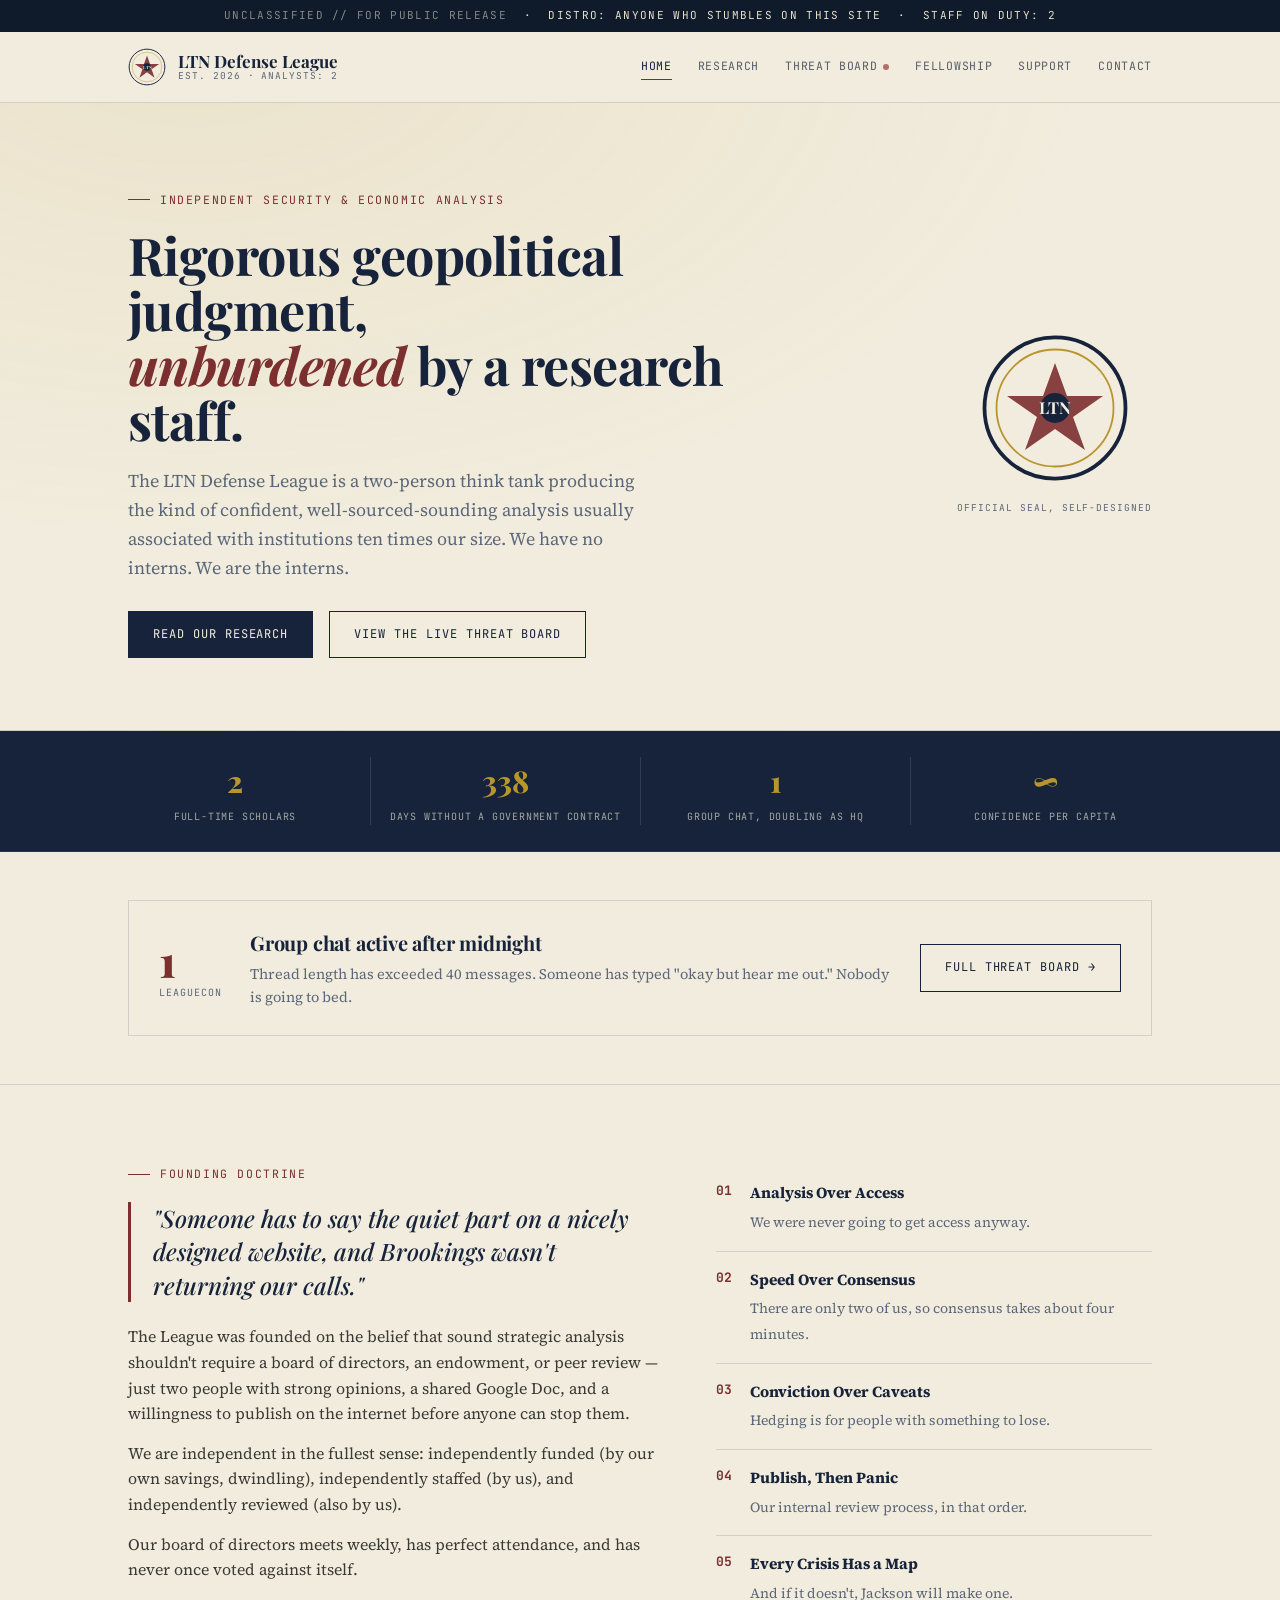
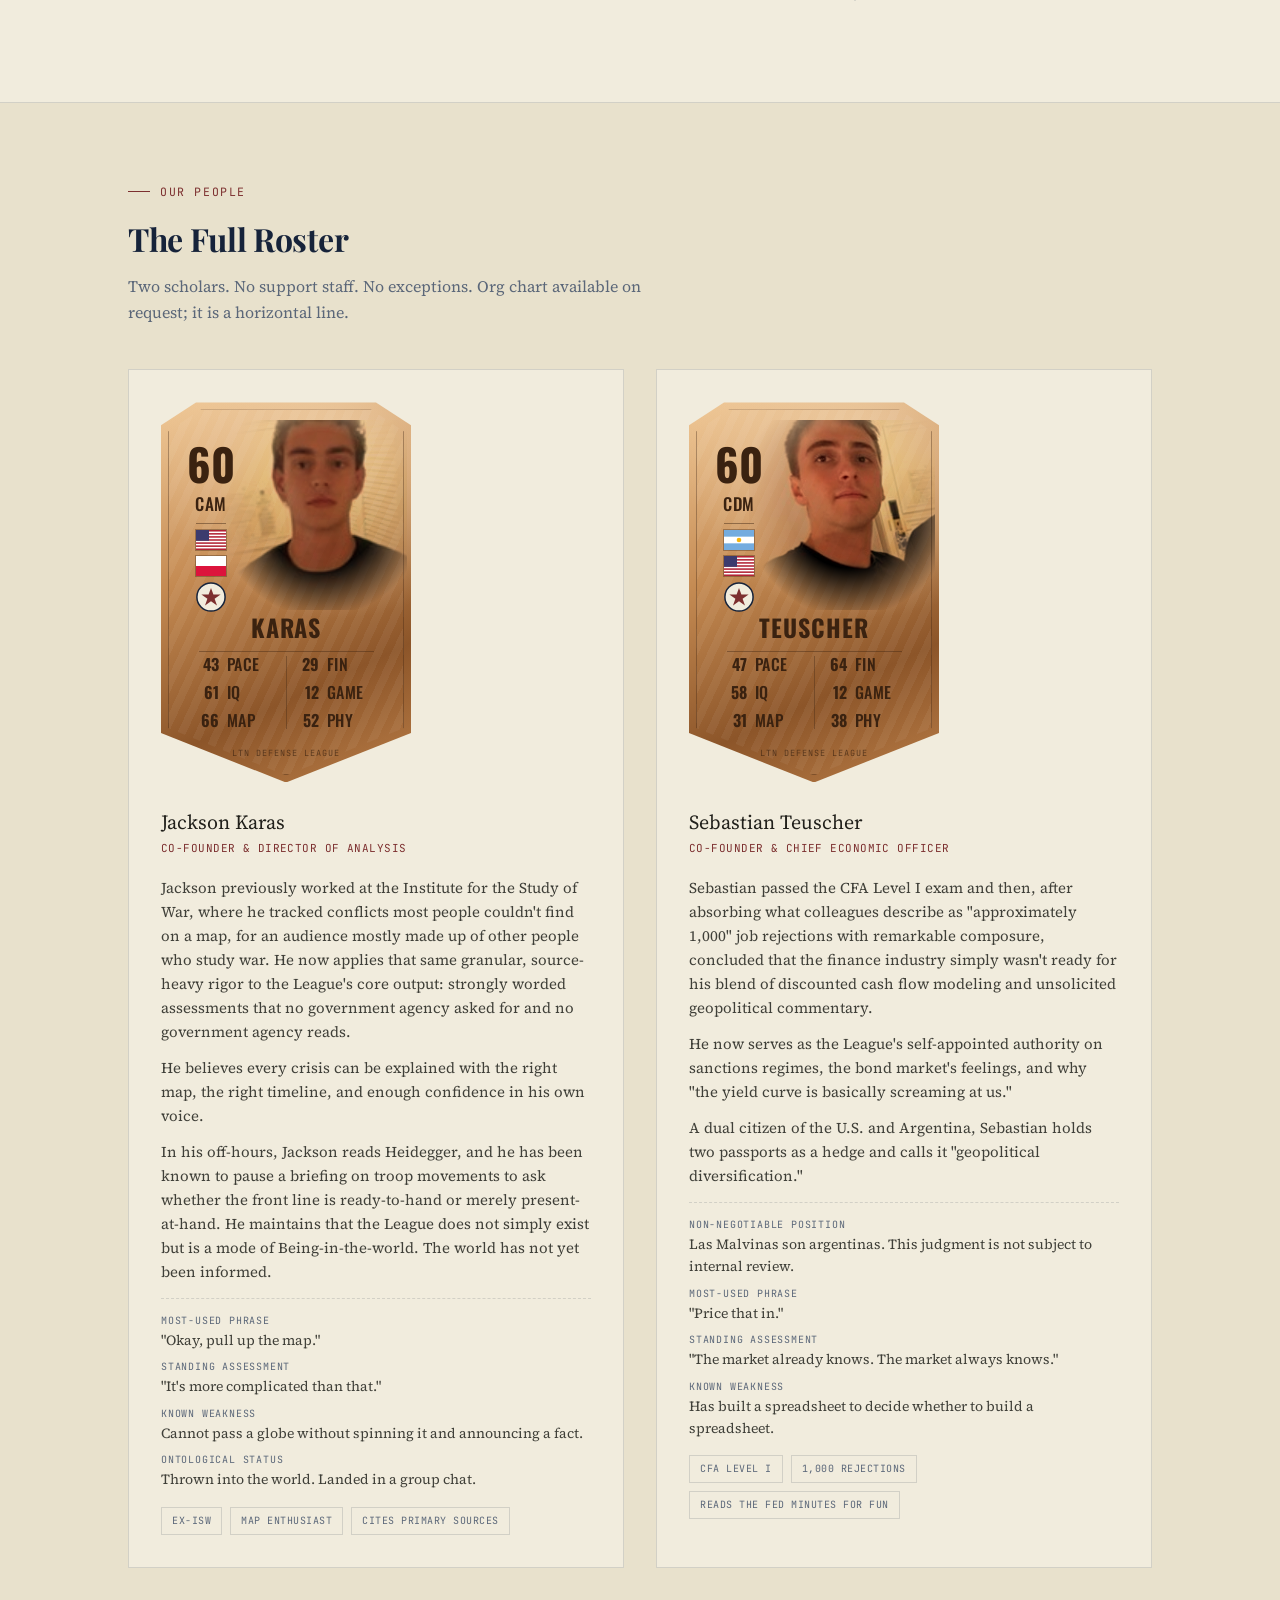
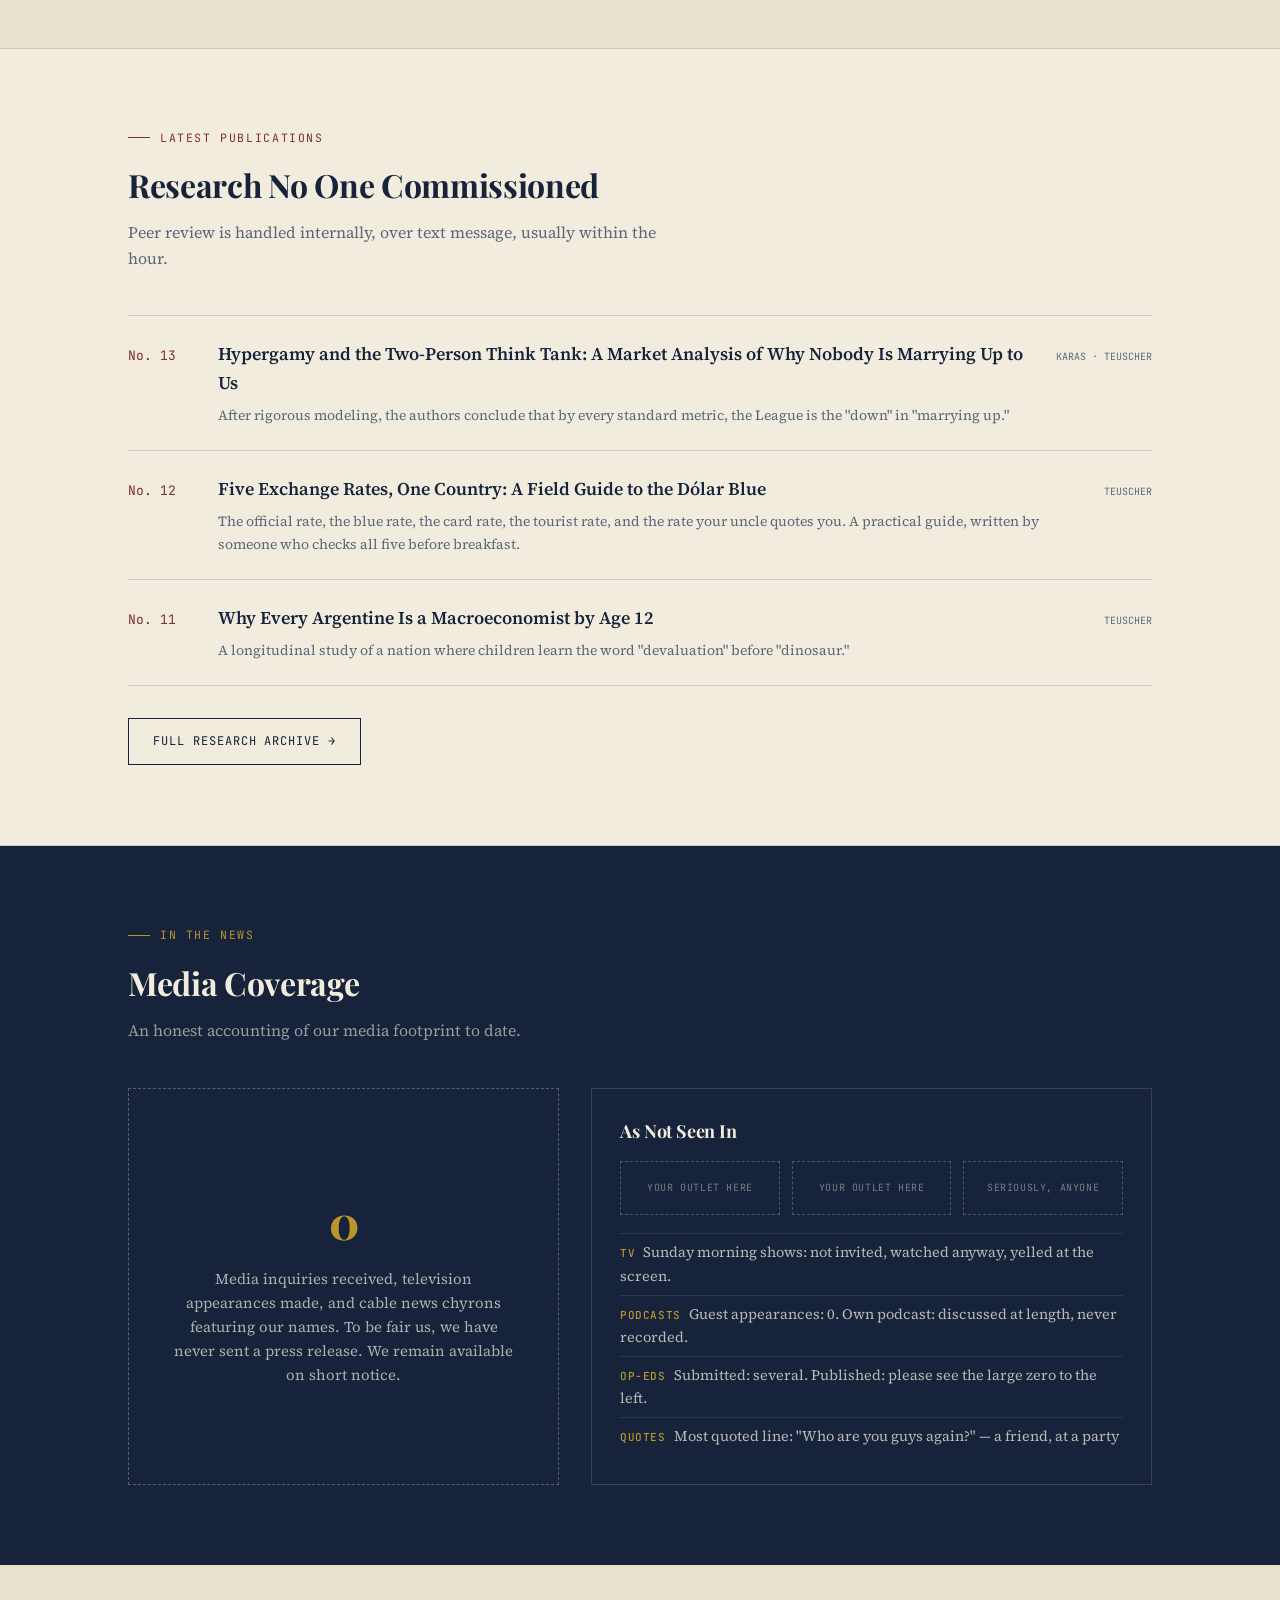
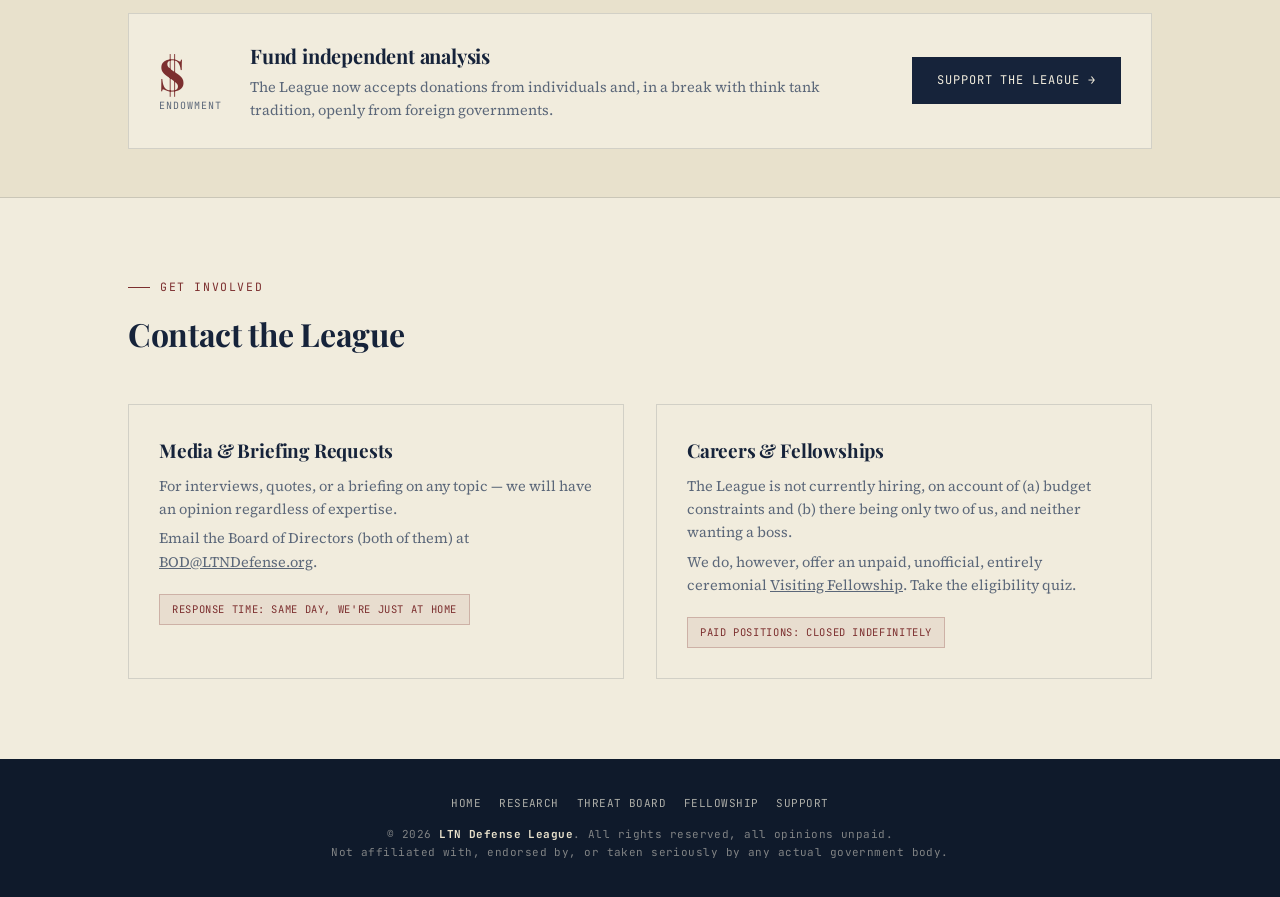
<file: index.html>
<!DOCTYPE html>
<html lang="en">
<head>
<meta charset="UTF-8">
<meta name="viewport" content="width=device-width, initial-scale=1.0">
<title>LTN Defense League — Independent Analysis, Unfunded Since 2026</title>
<meta name="description" content="A two-person think tank producing confident, well-sourced-sounding analysis that nobody commissioned.">
<link rel="preconnect" href="https://fonts.googleapis.com">
<link href="https://fonts.googleapis.com/css2?family=Playfair+Display:ital,wght@0,500;0,600;0,700;0,800;1,500&family=Source+Serif+4:ital,opsz,wght@0,8..60,400;0,8..60,500;0,8..60,600;1,8..60,400&family=JetBrains+Mono:wght@400;500;700&family=Oswald:wght@500;600;700&display=swap" rel="stylesheet">
<link rel="stylesheet" href="styles.css">
</head>
<body>

  <div class="classband"><span>UNCLASSIFIED // FOR PUBLIC RELEASE</span> &nbsp;·&nbsp; DISTRO: ANYONE WHO STUMBLES ON THIS SITE &nbsp;·&nbsp; STAFF ON DUTY: 2</div>

  <header>
    <div class="headerbar">
      <a class="brand" href="index.html">
        <svg class="seal" viewBox="0 0 100 100" aria-hidden="true">
          <circle cx="50" cy="50" r="47" fill="none" stroke="#16233a" stroke-width="2.5"/>
          <circle cx="50" cy="50" r="39" fill="none" stroke="#b8952f" stroke-width="1.2"/>
          <path d="M50 20 L58 42 L82 42 L62 56 L70 78 L50 64 L30 78 L38 56 L18 42 L42 42 Z" fill="#7c2f2f" opacity="0.9"/>
          <circle cx="50" cy="50" r="10" fill="#16233a"/>
          <text x="50" y="54" text-anchor="middle" font-family="Playfair Display, serif" font-weight="700" font-size="11" fill="#f1ecdd">LTN</text>
        </svg>
        <div class="brand-text">
          <div class="name">LTN Defense League</div>
          <div class="sub">Est. 2026 · Analysts: 2</div>
        </div>
      </a>
      <button class="navtoggle" aria-expanded="false">Menu</button>
      <nav class="main">
        <a href="index.html" class="active">Home</a>
        <a href="research.html">Research</a>
        <a href="threat-board.html" class="live">Threat Board</a>
        <a href="fellowship.html">Fellowship</a>
        <a href="support.html">Support</a>
        <a href="index.html#contact">Contact</a>
      </nav>
    </div>
  </header>

  <section class="hero">
    <div class="wrap hero-inner">
      <div>
        <div class="eyebrow">Independent Security &amp; Economic Analysis</div>
        <h1>Rigorous geopolitical judgment,<br><em>unburdened</em> by a research staff.</h1>
        <p class="lede">The LTN Defense League is a two-person think tank producing the kind of confident, well-sourced-sounding analysis usually associated with institutions ten times our size. We have no interns. We are the interns.</p>
        <div class="hero-actions">
          <a href="research.html" class="btn solid">Read Our Research</a>
          <a href="threat-board.html" class="btn">View the Live Threat Board</a>
        </div>
      </div>
      <div class="seal-block">
        <svg class="seal-big" viewBox="0 0 100 100" aria-hidden="true">
          <circle cx="50" cy="50" r="47" fill="none" stroke="#16233a" stroke-width="2.5"/>
          <circle cx="50" cy="50" r="39" fill="none" stroke="#b8952f" stroke-width="1.2"/>
          <path d="M50 20 L58 42 L82 42 L62 56 L70 78 L50 64 L30 78 L38 56 L18 42 L42 42 Z" fill="#7c2f2f" opacity="0.9"/>
          <circle cx="50" cy="50" r="10" fill="#16233a"/>
          <text x="50" y="54" text-anchor="middle" font-family="Playfair Display, serif" font-weight="700" font-size="11" fill="#f1ecdd">LTN</text>
        </svg>
        <div class="seal-caption">Official Seal, Self-Designed</div>
      </div>
    </div>
  </section>

  <div class="statstrip">
    <div class="wrap stats">
      <div class="stat"><div class="num">2</div><div class="label">Full-Time Scholars</div></div>
      <div class="stat"><div class="num" id="days-home">300</div><div class="label">Days Without a Government Contract</div></div>
      <div class="stat"><div class="num">1</div><div class="label">Group Chat, Doubling as HQ</div></div>
      <div class="stat"><div class="num">∞</div><div class="label">Confidence Per Capita</div></div>
    </div>
  </div>

  <section class="bordered" style="padding:48px 0;">
    <div class="wrap">
      <div class="teaser">
        <div class="lvl"><span data-con-level>3</span><small>LEAGUECON</small></div>
        <div>
          <h3 data-con-title>Morning headline review underway</h3>
          <p data-con-desc>Coffee has been consumed. Headlines are being skimmed with visibly growing disapproval.</p>
        </div>
        <a href="threat-board.html" class="btn">Full Threat Board →</a>
      </div>
    </div>
  </section>

  <section class="mission bordered" id="doctrine">
    <div class="wrap mission-grid">
      <div>
        <div class="eyebrow">Founding Doctrine</div>
        <blockquote>"Someone has to say the quiet part on a nicely designed website, and Brookings wasn't returning our calls."</blockquote>
        <p>The League was founded on the belief that sound strategic analysis shouldn't require a board of directors, an endowment, or peer review — just two people with strong opinions, a shared Google Doc, and a willingness to publish on the internet before anyone can stop them.</p>
        <p>We are independent in the fullest sense: independently funded (by our own savings, dwindling), independently staffed (by us), and independently reviewed (also by us).</p>
        <p>Our board of directors meets weekly, has perfect attendance, and has never once voted against itself.</p>
      </div>
      <ul class="doctrine-list">
        <li><span class="idx">01</span><div><strong>Analysis Over Access</strong><span>We were never going to get access anyway.</span></div></li>
        <li><span class="idx">02</span><div><strong>Speed Over Consensus</strong><span>There are only two of us, so consensus takes about four minutes.</span></div></li>
        <li><span class="idx">03</span><div><strong>Conviction Over Caveats</strong><span>Hedging is for people with something to lose.</span></div></li>
        <li><span class="idx">04</span><div><strong>Publish, Then Panic</strong><span>Our internal review process, in that order.</span></div></li>
        <li><span class="idx">05</span><div><strong>Every Crisis Has a Map</strong><span>And if it doesn't, Jackson will make one.</span></div></li>
      </ul>
    </div>
  </section>

  <section class="scholars alt bordered" id="scholars">
    <div class="wrap">
      <div class="section-head">
        <div class="eyebrow">Our People</div>
        <h2>The Full Roster</h2>
        <p>Two scholars. No support staff. No exceptions. Org chart available on request; it is a horizontal line.</p>
      </div>
      <div class="scholar-grid">
        <div class="scholar-card">
          <div class="scholar-top has-card">
            <div class="fut-card">
              <div class="fut-photo" style="background-image:url(img/jackson.jpg)"></div>
              <div class="fut-meta">
                <div class="fut-ovr">60</div>
                <div class="fut-pos">CAM</div>
                <hr>
                <svg class="fut-flag" viewBox="0 0 30 20" aria-label="United States"><rect width="30" height="20" fill="#fff"/><g fill="#b22234"><rect width="30" height="1.54"/><rect y="3.08" width="30" height="1.54"/><rect y="6.15" width="30" height="1.54"/><rect y="9.23" width="30" height="1.54"/><rect y="12.31" width="30" height="1.54"/><rect y="15.38" width="30" height="1.54"/><rect y="18.46" width="30" height="1.54"/></g><rect width="13" height="10.77" fill="#3c3b6e"/></svg>
                <svg class="fut-flag" viewBox="0 0 30 20" aria-label="Poland"><rect width="30" height="10" fill="#fff"/><rect y="10" width="30" height="10" fill="#dc143c"/></svg>
                <svg class="fut-club" viewBox="0 0 100 100" aria-label="LTN Defense League"><circle cx="50" cy="50" r="47" fill="#f1ecdd" stroke="#16233a" stroke-width="5"/><path d="M50 20 L58 42 L82 42 L62 56 L70 78 L50 64 L30 78 L38 56 L18 42 L42 42 Z" fill="#7c2f2f"/></svg>
              </div>
              <div class="fut-name">Karas</div>
              <div class="fut-stats">
                <div><b>43</b><span>PACE</span></div><div><b>29</b><span>FIN</span></div>
                <div><b>61</b><span>IQ</span></div><div><b>12</b><span>GAME</span></div>
                <div><b>66</b><span>MAP</span></div><div><b>52</b><span>PHY</span></div>
                <i class="divider"></i>
              </div>
              <div class="fut-tag">LTN Defense League</div>
            </div>
            <div>
              <div class="scholar-name">Jackson Karas</div>
              <div class="scholar-title">Co-Founder &amp; Director of Analysis</div>
            </div>
          </div>
          <p>Jackson previously worked at the Institute for the Study of War, where he tracked conflicts most people couldn't find on a map, for an audience mostly made up of other people who study war. He now applies that same granular, source-heavy rigor to the League's core output: strongly worded assessments that no government agency asked for and no government agency reads.</p>
          <p>He believes every crisis can be explained with the right map, the right timeline, and enough confidence in his own voice.</p>
          <p>In his off-hours, Jackson reads Heidegger, and he has been known to pause a briefing on troop movements to ask whether the front line is ready-to-hand or merely present-at-hand. He maintains that the League does not simply exist but is a mode of Being-in-the-world. The world has not yet been informed.</p>
          <dl class="fieldnotes">
            <dt>Most-used phrase</dt><dd>"Okay, pull up the map."</dd>
            <dt>Standing assessment</dt><dd>"It's more complicated than that."</dd>
            <dt>Known weakness</dt><dd>Cannot pass a globe without spinning it and announcing a fact.</dd>
            <dt>Ontological status</dt><dd>Thrown into the world. Landed in a group chat.</dd>
          </dl>
          <div class="cred-row">
            <span class="cred">Ex-ISW</span>
            <span class="cred">Map Enthusiast</span>
            <span class="cred">Cites Primary Sources</span>
          </div>
        </div>
        <div class="scholar-card">
          <div class="scholar-top has-card">
            <div class="fut-card">
              <div class="fut-photo" style="background-image:url(img/sebastian.jpg)"></div>
              <div class="fut-meta">
                <div class="fut-ovr">60</div>
                <div class="fut-pos">CDM</div>
                <hr>
                <svg class="fut-flag" viewBox="0 0 30 20" aria-label="Argentina"><rect width="30" height="20" fill="#74acdf"/><rect y="6.67" width="30" height="6.66" fill="#fff"/><circle cx="15" cy="10" r="2.3" fill="#f6b40e"/></svg>
                <svg class="fut-flag" viewBox="0 0 30 20" aria-label="United States"><rect width="30" height="20" fill="#fff"/><g fill="#b22234"><rect width="30" height="1.54"/><rect y="3.08" width="30" height="1.54"/><rect y="6.15" width="30" height="1.54"/><rect y="9.23" width="30" height="1.54"/><rect y="12.31" width="30" height="1.54"/><rect y="15.38" width="30" height="1.54"/><rect y="18.46" width="30" height="1.54"/></g><rect width="13" height="10.77" fill="#3c3b6e"/></svg>
                <svg class="fut-club" viewBox="0 0 100 100" aria-label="LTN Defense League"><circle cx="50" cy="50" r="47" fill="#f1ecdd" stroke="#16233a" stroke-width="5"/><path d="M50 20 L58 42 L82 42 L62 56 L70 78 L50 64 L30 78 L38 56 L18 42 L42 42 Z" fill="#7c2f2f"/></svg>
              </div>
              <div class="fut-name">Teuscher</div>
              <div class="fut-stats">
                <div><b>47</b><span>PACE</span></div><div><b>64</b><span>FIN</span></div>
                <div><b>58</b><span>IQ</span></div><div><b>12</b><span>GAME</span></div>
                <div><b>31</b><span>MAP</span></div><div><b>38</b><span>PHY</span></div>
                <i class="divider"></i>
              </div>
              <div class="fut-tag">LTN Defense League</div>
            </div>
            <div>
              <div class="scholar-name">Sebastian Teuscher</div>
              <div class="scholar-title">Co-Founder &amp; Chief Economic Officer</div>
            </div>
          </div>
          <p>Sebastian passed the CFA Level I exam and then, after absorbing what colleagues describe as "approximately 1,000" job rejections with remarkable composure, concluded that the finance industry simply wasn't ready for his blend of discounted cash flow modeling and unsolicited geopolitical commentary.</p>
          <p>He now serves as the League's self-appointed authority on sanctions regimes, the bond market's feelings, and why "the yield curve is basically screaming at us."</p>
          <p>A dual citizen of the U.S. and Argentina, Sebastian holds two passports as a hedge and calls it "geopolitical diversification."</p>
          <dl class="fieldnotes">
            <dt>Non-negotiable position</dt><dd>Las Malvinas son argentinas. This judgment is not subject to internal review.</dd>
            <dt>Most-used phrase</dt><dd>"Price that in."</dd>
            <dt>Standing assessment</dt><dd>"The market already knows. The market always knows."</dd>
            <dt>Known weakness</dt><dd>Has built a spreadsheet to decide whether to build a spreadsheet.</dd>
          </dl>
          <div class="cred-row">
            <span class="cred">CFA Level I</span>
            <span class="cred">1,000 Rejections</span>
            <span class="cred">Reads the Fed Minutes for Fun</span>
          </div>
        </div>
      </div>
    </div>
  </section>

  <section class="pubs bordered" id="publications">
    <div class="wrap">
      <div class="section-head">
        <div class="eyebrow">Latest Publications</div>
        <h2>Research No One Commissioned</h2>
        <p>Peer review is handled internally, over text message, usually within the hour.</p>
      </div>
      <div class="pub-list">
        <div class="pub">
          <div class="pnum">No. 13</div>
          <div>
            <div class="ptitle">Hypergamy and the Two-Person Think Tank: A Market Analysis of Why Nobody Is Marrying Up to Us</div>
            <div class="pabs">After rigorous modeling, the authors conclude that by every standard metric, the League is the "down" in "marrying up."</div>
          </div>
          <div class="ptag">Karas · Teuscher</div>
        </div>
        <div class="pub">
          <div class="pnum">No. 12</div>
          <div>
            <div class="ptitle">Five Exchange Rates, One Country: A Field Guide to the Dólar Blue</div>
            <div class="pabs">The official rate, the blue rate, the card rate, the tourist rate, and the rate your uncle quotes you. A practical guide, written by someone who checks all five before breakfast.</div>
          </div>
          <div class="ptag">Teuscher</div>
        </div>
        <div class="pub">
          <div class="pnum">No. 11</div>
          <div>
            <div class="ptitle">Why Every Argentine Is a Macroeconomist by Age 12</div>
            <div class="pabs">A longitudinal study of a nation where children learn the word "devaluation" before "dinosaur."</div>
          </div>
          <div class="ptag">Teuscher</div>
        </div>
      </div>
      <div class="section-foot"><a href="research.html" class="btn">Full Research Archive →</a></div>
    </div>
  </section>

  <section class="press" id="press">
    <div class="wrap">
      <div class="section-head">
        <div class="eyebrow">In The News</div>
        <h2>Media Coverage</h2>
        <p>An honest accounting of our media footprint to date.</p>
      </div>
      <div class="press-grid">
        <div class="press-box">
          <div class="big">0</div>
          <p>Media inquiries received, television appearances made, and cable news chyrons featuring our names. To be fair us, we have never sent a press release. We remain available on short notice.</p>
        </div>
        <div class="asnot">
          <h3>As Not Seen In</h3>
          <div class="asnot-logos">
            <div>Your Outlet Here</div>
            <div>Your Outlet Here</div>
            <div>Seriously, Anyone</div>
          </div>
          <ul>
            <li><b>TV</b>Sunday morning shows: not invited, watched anyway, yelled at the screen.</li>
            <li><b>PODCASTS</b>Guest appearances: 0. Own podcast: discussed at length, never recorded.</li>
            <li><b>OP-EDS</b>Submitted: several. Published: please see the large zero to the left.</li>
            <li><b>QUOTES</b>Most quoted line: "Who are you guys again?" — a friend, at a party</li>
          </ul>
        </div>
      </div>
    </div>
  </section>

  <section class="bordered alt" style="padding:48px 0;">
    <div class="wrap">
      <div class="teaser">
        <div class="lvl">$<small>ENDOWMENT</small></div>
        <div>
          <h3>Fund independent analysis</h3>
          <p>The League now accepts donations from individuals and, in a break with think tank tradition, openly from foreign governments.</p>
        </div>
        <a href="support.html" class="btn solid">Support the League →</a>
      </div>
    </div>
  </section>

  <section class="contact" id="contact">
    <div class="wrap">
      <div class="section-head">
        <div class="eyebrow">Get Involved</div>
        <h2>Contact the League</h2>
      </div>
      <div class="contact-grid">
        <div class="contact-card">
          <h3>Media &amp; Briefing Requests</h3>
          <p>For interviews, quotes, or a briefing on any topic — we will have an opinion regardless of expertise.</p>
          <p>Email the Board of Directors (both of them) at <a href="mailto:BOD@LTNDefense.org">BOD@LTNDefense.org</a>.</p>
          <span class="status">Response time: same day, we're just at home</span>
        </div>
        <div class="contact-card">
          <h3>Careers &amp; Fellowships</h3>
          <p>The League is not currently hiring, on account of (a) budget constraints and (b) there being only two of us, and neither wanting a boss.</p>
          <p>We do, however, offer an unpaid, unofficial, entirely ceremonial <a href="fellowship.html">Visiting Fellowship</a>. Take the eligibility quiz.</p>
          <span class="status">Paid positions: closed indefinitely</span>
        </div>
      </div>
    </div>
  </section>

  <footer>
    <div class="wrap">
      <nav>
        <a href="index.html">Home</a>
        <a href="research.html">Research</a>
        <a href="threat-board.html">Threat Board</a>
        <a href="fellowship.html">Fellowship</a>
      <a href="support.html">Support</a>
      </nav>
      &copy; 2026 <strong>LTN Defense League</strong>. All rights reserved, all opinions unpaid.<br>
      Not affiliated with, endorsed by, or taken seriously by any actual government body.
    </div>
  </footer>

<script src="script.js"></script>
</body>
</html>
</file>
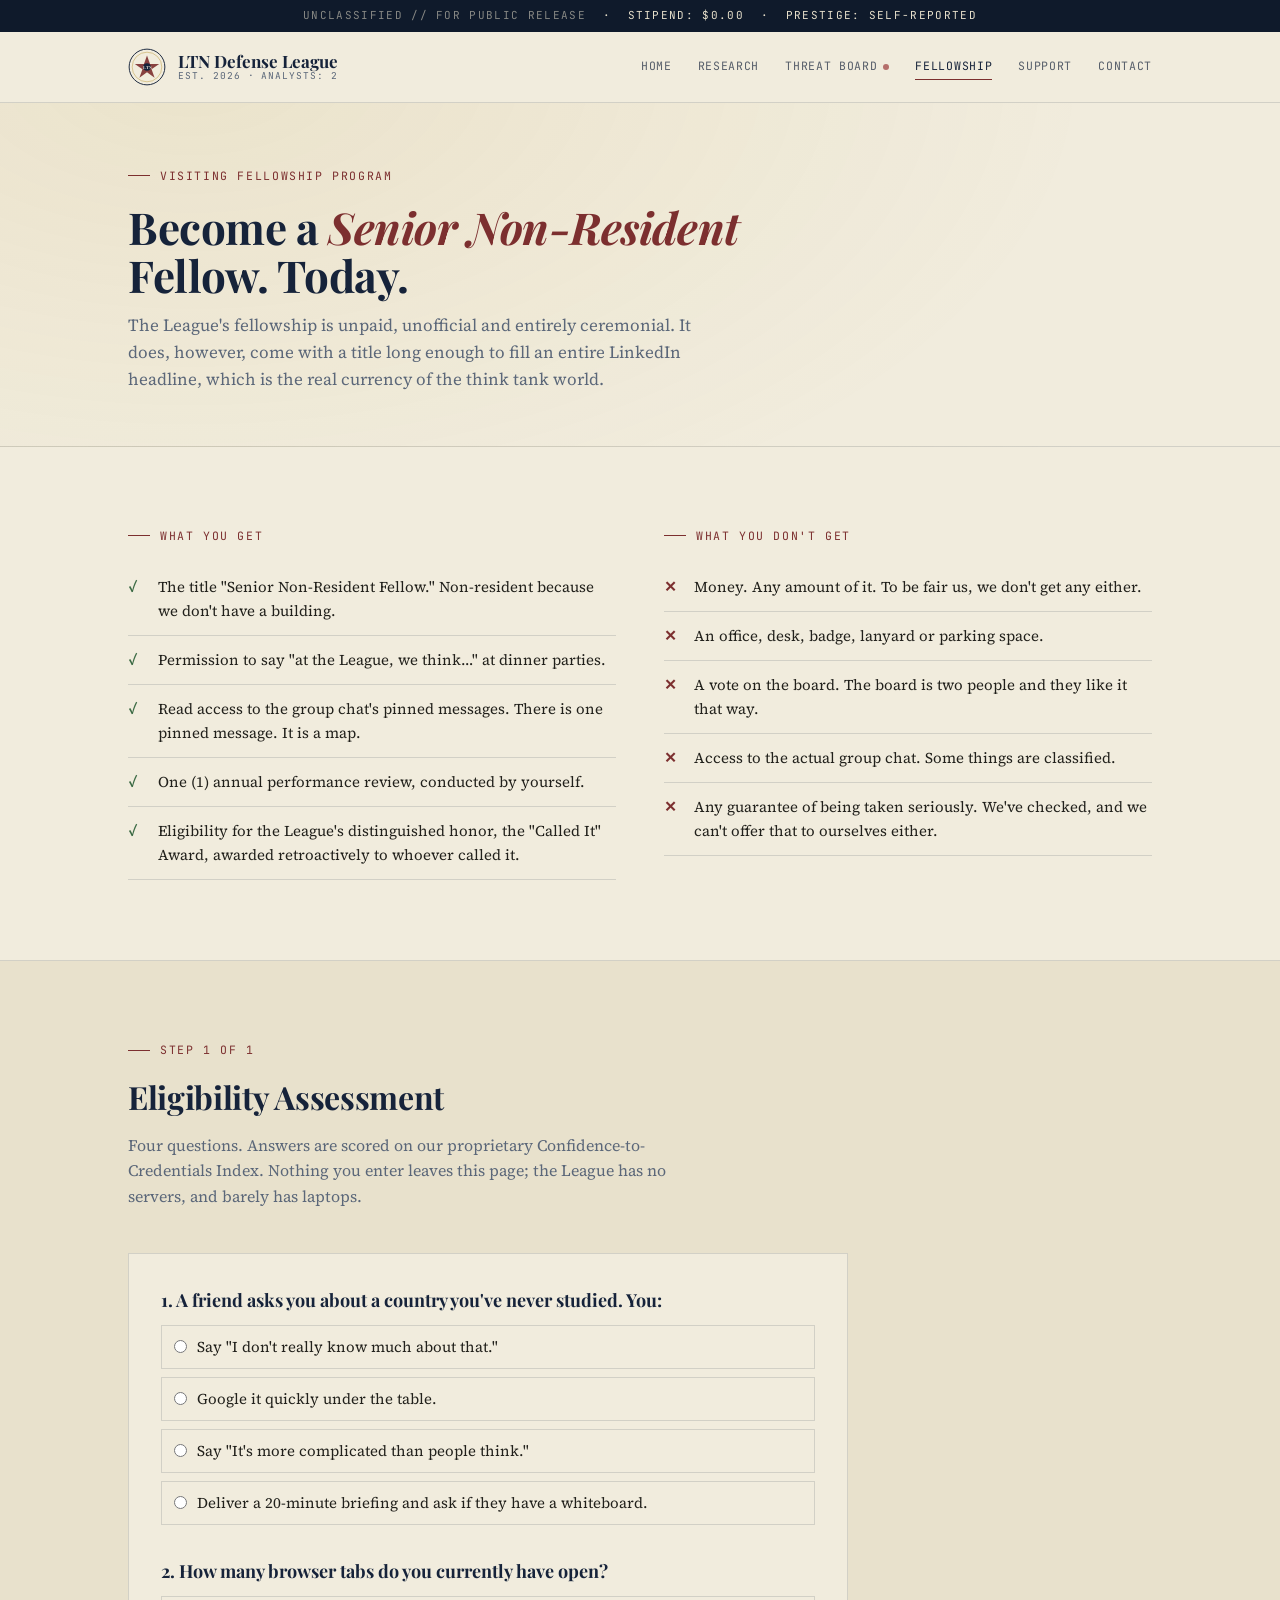
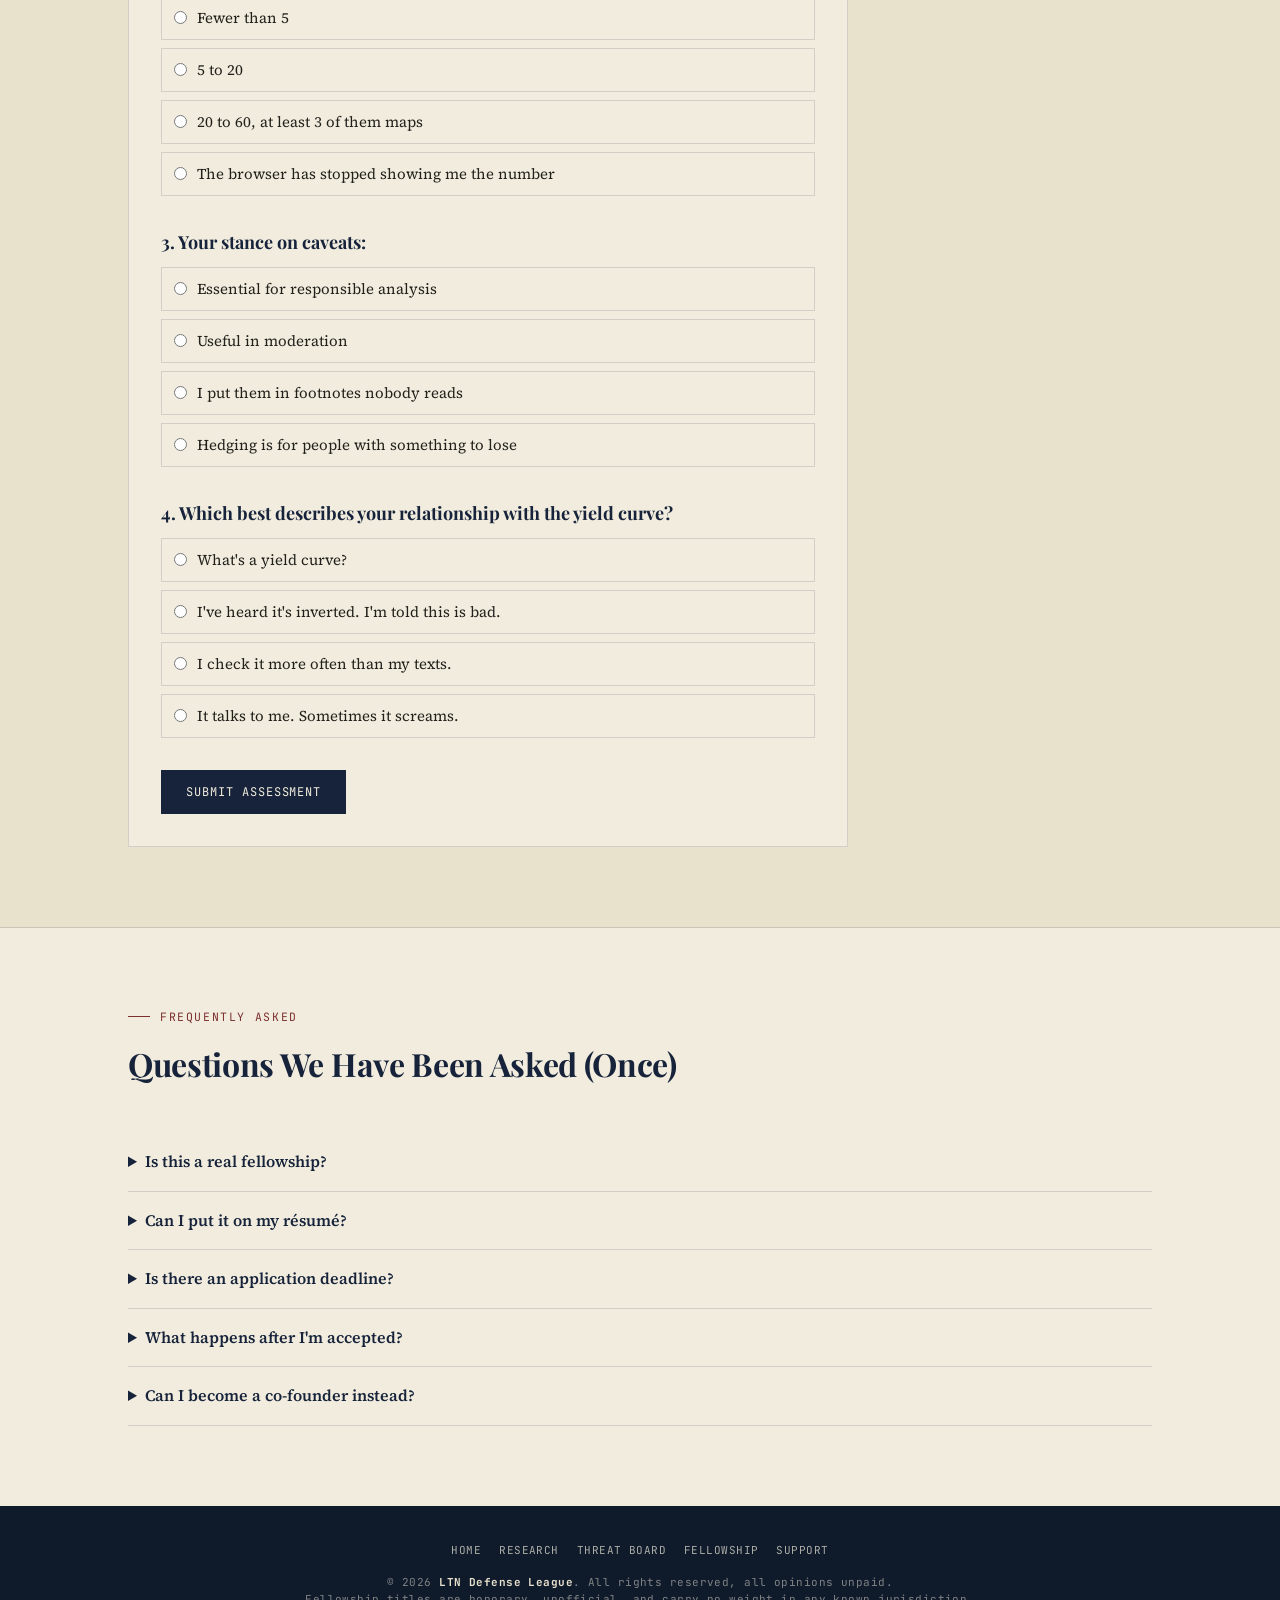
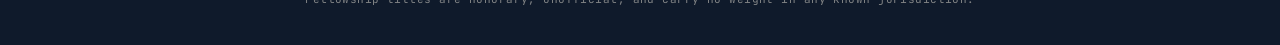
<file: fellowship.html>
<!DOCTYPE html>
<html lang="en">
<head>
<meta charset="UTF-8">
<meta name="viewport" content="width=device-width, initial-scale=1.0">
<title>Visiting Fellowship — LTN Defense League</title>
<meta name="description" content="The LTN Defense League's unpaid, unofficial, entirely ceremonial Visiting Fellowship. Take the eligibility quiz.">
<link rel="preconnect" href="https://fonts.googleapis.com">
<link href="https://fonts.googleapis.com/css2?family=Playfair+Display:ital,wght@0,500;0,600;0,700;0,800;1,500&family=Source+Serif+4:ital,opsz,wght@0,8..60,400;0,8..60,500;0,8..60,600;1,8..60,400&family=JetBrains+Mono:wght@400;500;700&display=swap" rel="stylesheet">
<link rel="stylesheet" href="styles.css">
</head>
<body>

  <div class="classband"><span>UNCLASSIFIED // FOR PUBLIC RELEASE</span> &nbsp;·&nbsp; STIPEND: $0.00 &nbsp;·&nbsp; PRESTIGE: SELF-REPORTED</div>

  <header>
    <div class="headerbar">
      <a class="brand" href="index.html">
        <svg class="seal" viewBox="0 0 100 100" aria-hidden="true">
          <circle cx="50" cy="50" r="47" fill="none" stroke="#16233a" stroke-width="2.5"/>
          <circle cx="50" cy="50" r="39" fill="none" stroke="#b8952f" stroke-width="1.2"/>
          <path d="M50 20 L58 42 L82 42 L62 56 L70 78 L50 64 L30 78 L38 56 L18 42 L42 42 Z" fill="#7c2f2f" opacity="0.9"/>
          <circle cx="50" cy="50" r="10" fill="#16233a"/>
          <text x="50" y="54" text-anchor="middle" font-family="Playfair Display, serif" font-weight="700" font-size="11" fill="#f1ecdd">LTN</text>
        </svg>
        <div class="brand-text">
          <div class="name">LTN Defense League</div>
          <div class="sub">Est. 2026 · Analysts: 2</div>
        </div>
      </a>
      <button class="navtoggle" aria-expanded="false">Menu</button>
      <nav class="main">
        <a href="index.html">Home</a>
        <a href="research.html">Research</a>
        <a href="threat-board.html" class="live">Threat Board</a>
        <a href="fellowship.html" class="active">Fellowship</a>
        <a href="support.html">Support</a>
        <a href="index.html#contact">Contact</a>
      </nav>
    </div>
  </header>

  <section class="pagehero">
    <div class="wrap">
      <div class="eyebrow">Visiting Fellowship Program</div>
      <h1>Become a <em>Senior Non-Resident</em> Fellow. Today.</h1>
      <p>The League's fellowship is unpaid, unofficial and entirely ceremonial. It does, however, come with a title long enough to fill an entire LinkedIn headline, which is the real currency of the think tank world.</p>
    </div>
  </section>

  <section class="bordered">
    <div class="wrap two-col">
      <div>
        <div class="eyebrow">What You Get</div>
        <ul class="checklist">
          <li>The title "Senior Non-Resident Fellow." Non-resident because we don't have a building.</li>
          <li>Permission to say "at the League, we think…" at dinner parties.</li>
          <li>Read access to the group chat's pinned messages. There is one pinned message. It is a map.</li>
          <li>One (1) annual performance review, conducted by yourself.</li>
          <li>Eligibility for the League's distinguished honor, the "Called It" Award, awarded retroactively to whoever called it.</li>
        </ul>
      </div>
      <div>
        <div class="eyebrow">What You Don't Get</div>
        <ul class="checklist no">
          <li>Money. Any amount of it. To be fair us, we don't get any either.</li>
          <li>An office, desk, badge, lanyard or parking space.</li>
          <li>A vote on the board. The board is two people and they like it that way.</li>
          <li>Access to the actual group chat. Some things are classified.</li>
          <li>Any guarantee of being taken seriously. We've checked, and we can't offer that to ourselves either.</li>
        </ul>
      </div>
    </div>
  </section>

  <section class="alt bordered">
    <div class="wrap">
      <div class="section-head">
        <div class="eyebrow">Step 1 of 1</div>
        <h2>Eligibility Assessment</h2>
        <p>Four questions. Answers are scored on our proprietary Confidence-to-Credentials Index. Nothing you enter leaves this page; the League has no servers, and barely has laptops.</p>
      </div>
      <form class="quiz" id="quiz">
        <fieldset>
          <legend>1. A friend asks you about a country you've never studied. You:</legend>
          <label><input type="radio" name="q1" value="0">Say "I don't really know much about that."</label>
          <label><input type="radio" name="q1" value="1">Google it quickly under the table.</label>
          <label><input type="radio" name="q1" value="2">Say "It's more complicated than people think."</label>
          <label><input type="radio" name="q1" value="3">Deliver a 20-minute briefing and ask if they have a whiteboard.</label>
        </fieldset>
        <fieldset>
          <legend>2. How many browser tabs do you currently have open?</legend>
          <label><input type="radio" name="q2" value="0">Fewer than 5</label>
          <label><input type="radio" name="q2" value="1">5 to 20</label>
          <label><input type="radio" name="q2" value="2">20 to 60, at least 3 of them maps</label>
          <label><input type="radio" name="q2" value="3">The browser has stopped showing me the number</label>
        </fieldset>
        <fieldset>
          <legend>3. Your stance on caveats:</legend>
          <label><input type="radio" name="q3" value="0">Essential for responsible analysis</label>
          <label><input type="radio" name="q3" value="1">Useful in moderation</label>
          <label><input type="radio" name="q3" value="2">I put them in footnotes nobody reads</label>
          <label><input type="radio" name="q3" value="3">Hedging is for people with something to lose</label>
        </fieldset>
        <fieldset>
          <legend>4. Which best describes your relationship with the yield curve?</legend>
          <label><input type="radio" name="q4" value="0">What's a yield curve?</label>
          <label><input type="radio" name="q4" value="1">I've heard it's inverted. I'm told this is bad.</label>
          <label><input type="radio" name="q4" value="2">I check it more often than my texts.</label>
          <label><input type="radio" name="q4" value="3">It talks to me. Sometimes it screams.</label>
        </fieldset>
        <button type="submit" class="btn solid">Submit Assessment</button>
        <div class="verdict" id="verdict" role="status" aria-live="polite">
          <h3></h3>
          <p></p>
        </div>
      </form>
    </div>
  </section>

  <section>
    <div class="wrap">
      <div class="section-head">
        <div class="eyebrow">Frequently Asked</div>
        <h2>Questions We Have Been Asked (Once)</h2>
      </div>
      <div class="faq">
        <details>
          <summary>Is this a real fellowship?</summary>
          <p>It is exactly as real as the League. Interpret that however you like.</p>
        </details>
        <details>
          <summary>Can I put it on my résumé?</summary>
          <p>We can't stop you. One of our co-founders has submitted roughly 1,000 résumés and can confirm that nobody checks.</p>
        </details>
        <details>
          <summary>Is there an application deadline?</summary>
          <p>Applications are accepted on a rolling basis, which is a professional way of saying we haven't thought about it.</p>
        </details>
        <details>
          <summary>What happens after I'm accepted?</summary>
          <p>Nothing. That's the beauty of it.</p>
        </details>
        <details>
          <summary>Can I become a co-founder instead?</summary>
          <p>The League will accept a third co-founder with a strong LinkedIn banner. Board approval required (estimated deliberation time: four minutes).</p>
        </details>
      </div>
    </div>
  </section>

  <footer>
    <div class="wrap">
      <nav>
        <a href="index.html">Home</a>
        <a href="research.html">Research</a>
        <a href="threat-board.html">Threat Board</a>
        <a href="fellowship.html">Fellowship</a>
      <a href="support.html">Support</a>
      </nav>
      &copy; 2026 <strong>LTN Defense League</strong>. All rights reserved, all opinions unpaid.<br>
      Fellowship titles are honorary, unofficial, and carry no weight in any known jurisdiction.
    </div>
  </footer>

<script src="script.js"></script>
</body>
</html>
</file>
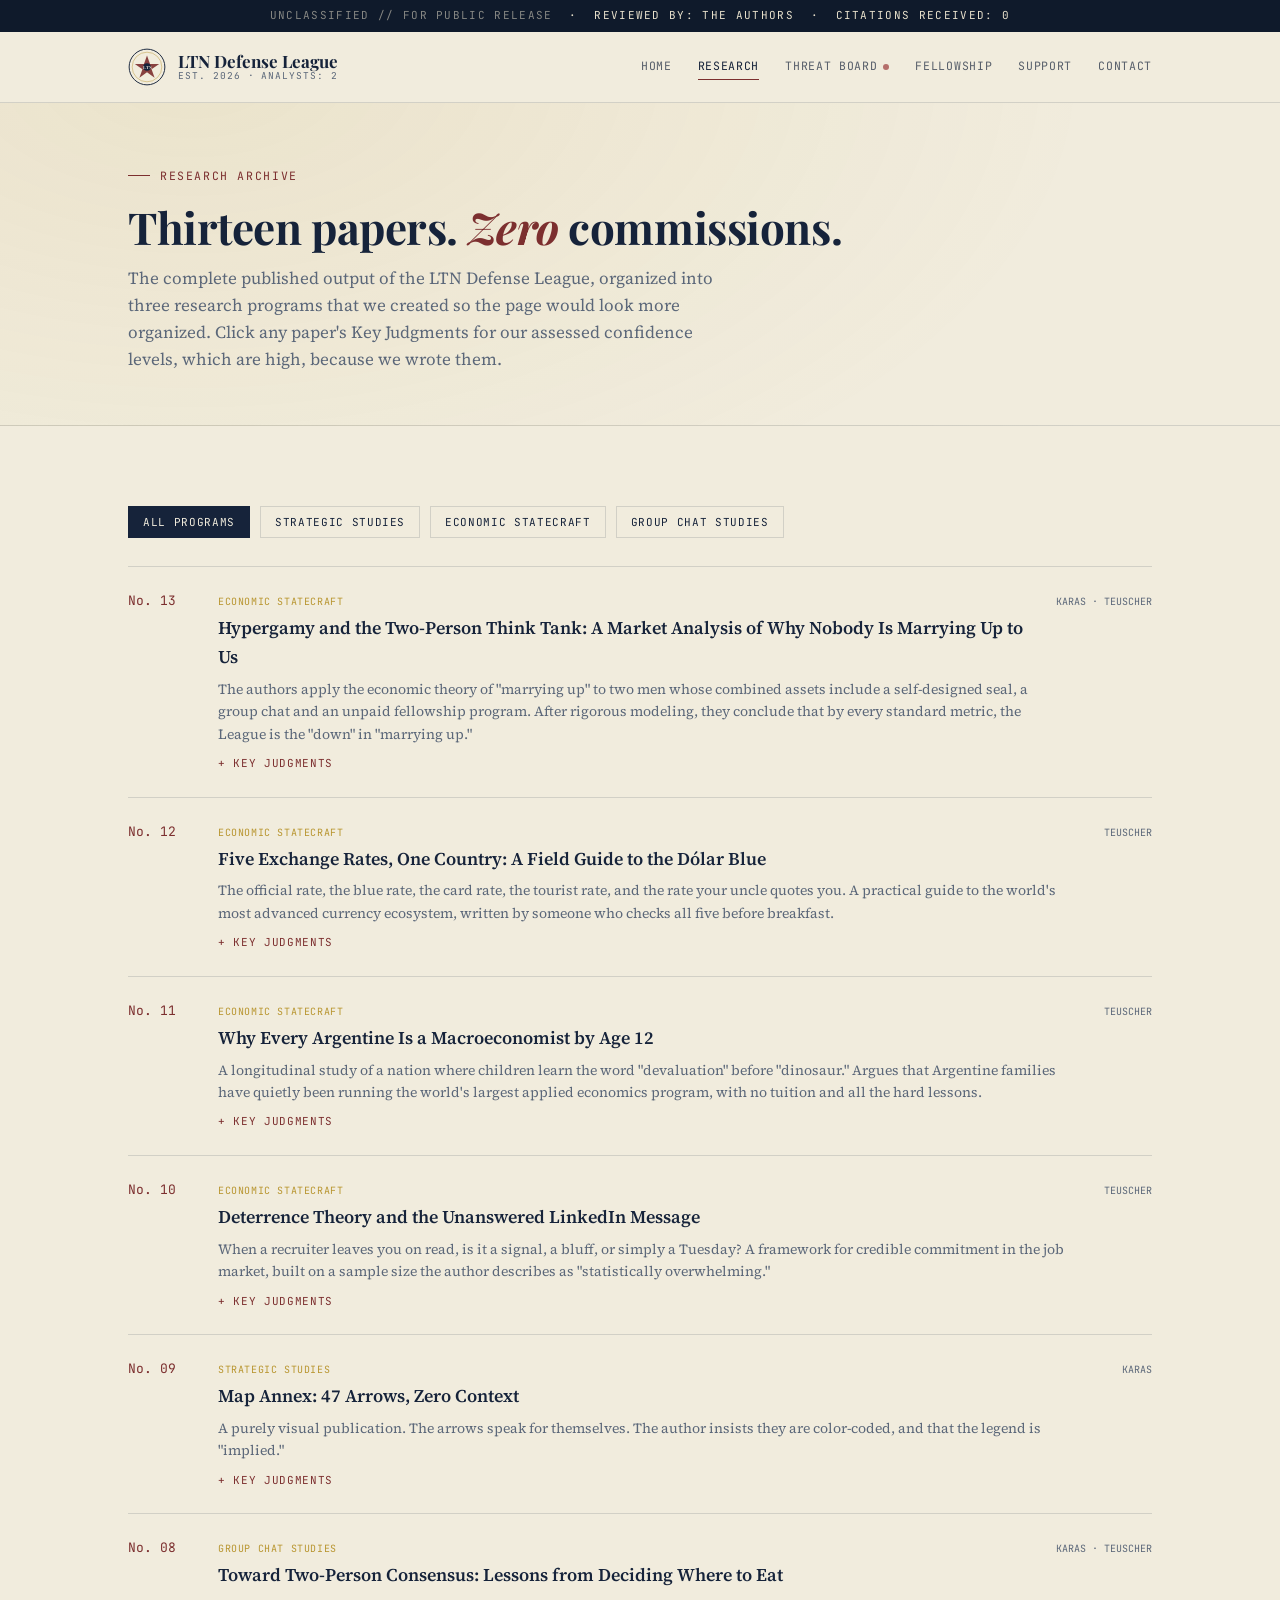
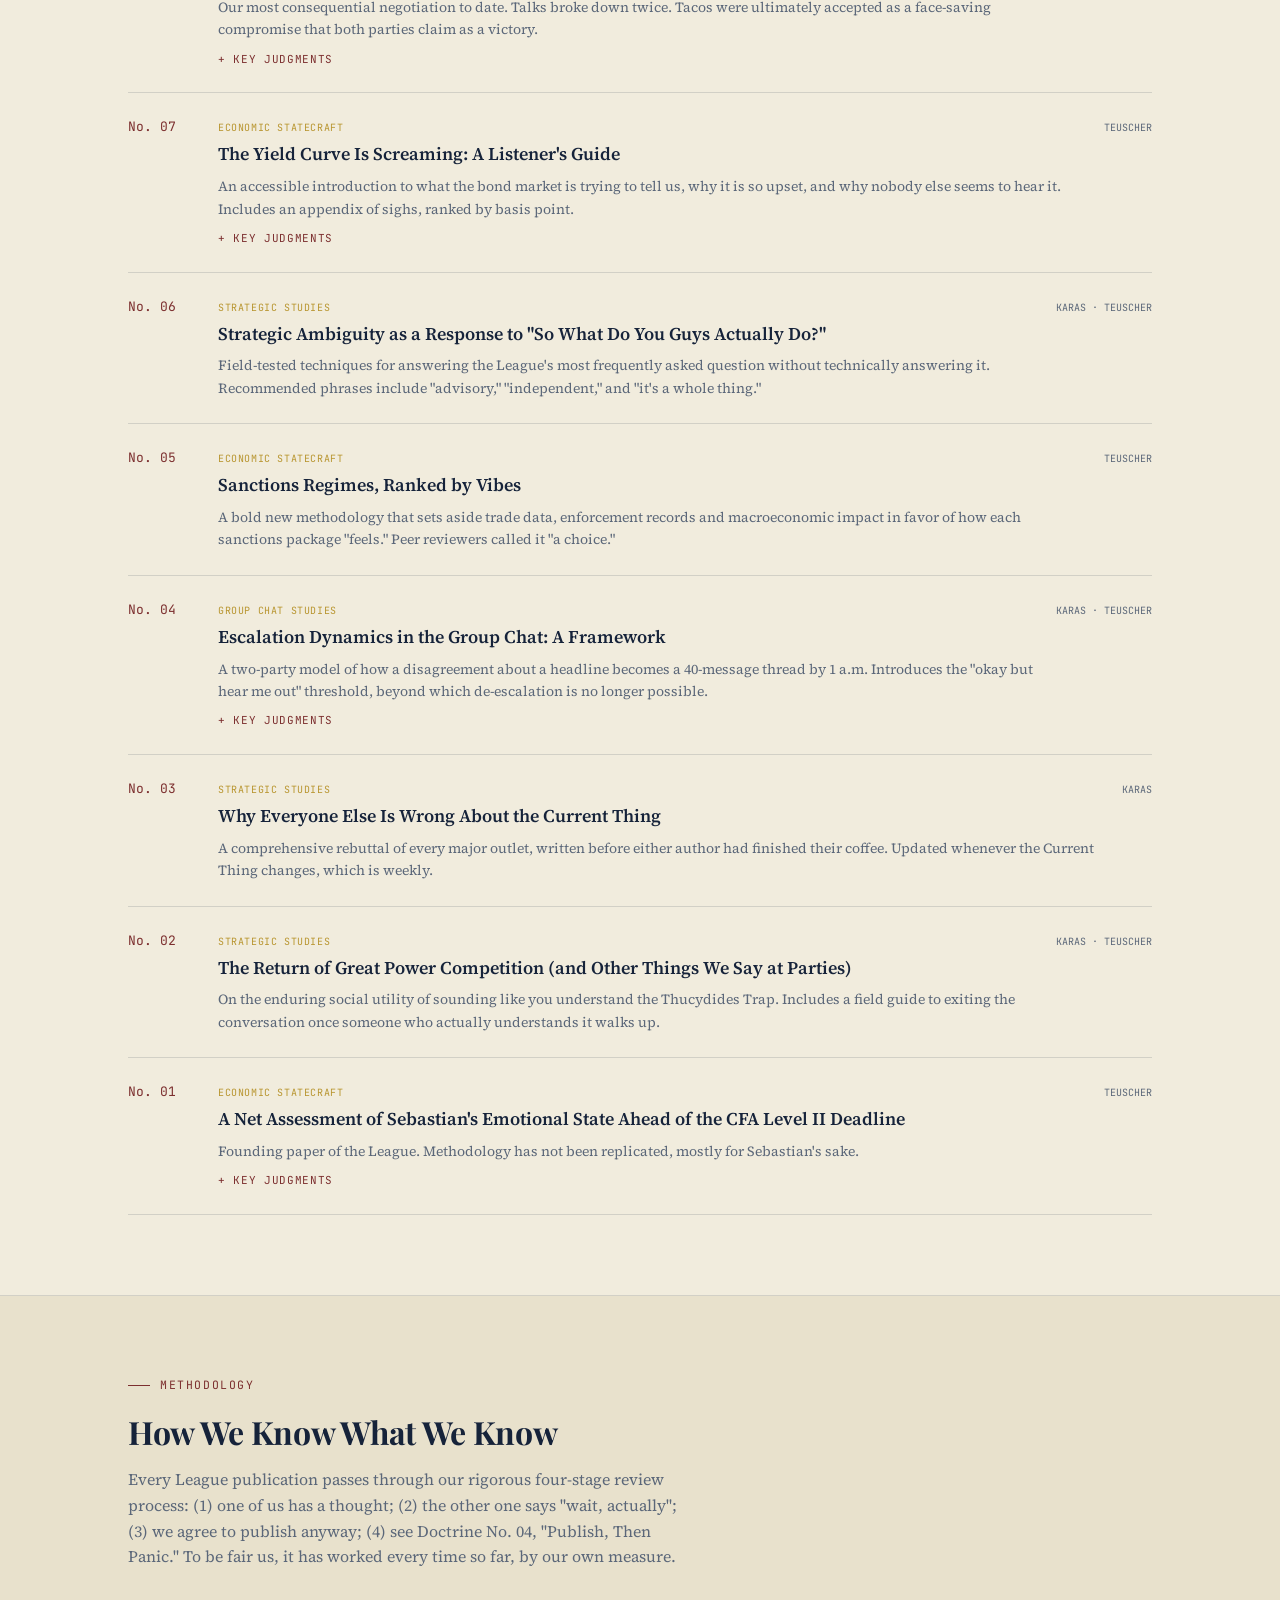
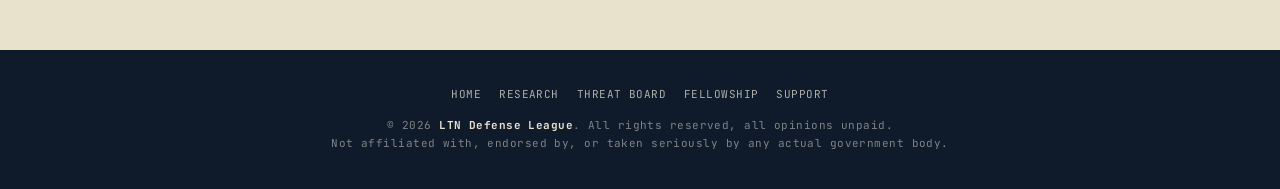
<file: research.html>
<!DOCTYPE html>
<html lang="en">
<head>
<meta charset="UTF-8">
<meta name="viewport" content="width=device-width, initial-scale=1.0">
<title>Research Archive — LTN Defense League</title>
<meta name="description" content="The complete research output of the LTN Defense League, peer-reviewed by its own authors.">
<link rel="preconnect" href="https://fonts.googleapis.com">
<link href="https://fonts.googleapis.com/css2?family=Playfair+Display:ital,wght@0,500;0,600;0,700;0,800;1,500&family=Source+Serif+4:ital,opsz,wght@0,8..60,400;0,8..60,500;0,8..60,600;1,8..60,400&family=JetBrains+Mono:wght@400;500;700&display=swap" rel="stylesheet">
<link rel="stylesheet" href="styles.css">
</head>
<body>

  <div class="classband"><span>UNCLASSIFIED // FOR PUBLIC RELEASE</span> &nbsp;·&nbsp; REVIEWED BY: THE AUTHORS &nbsp;·&nbsp; CITATIONS RECEIVED: 0</div>

  <header>
    <div class="headerbar">
      <a class="brand" href="index.html">
        <svg class="seal" viewBox="0 0 100 100" aria-hidden="true">
          <circle cx="50" cy="50" r="47" fill="none" stroke="#16233a" stroke-width="2.5"/>
          <circle cx="50" cy="50" r="39" fill="none" stroke="#b8952f" stroke-width="1.2"/>
          <path d="M50 20 L58 42 L82 42 L62 56 L70 78 L50 64 L30 78 L38 56 L18 42 L42 42 Z" fill="#7c2f2f" opacity="0.9"/>
          <circle cx="50" cy="50" r="10" fill="#16233a"/>
          <text x="50" y="54" text-anchor="middle" font-family="Playfair Display, serif" font-weight="700" font-size="11" fill="#f1ecdd">LTN</text>
        </svg>
        <div class="brand-text">
          <div class="name">LTN Defense League</div>
          <div class="sub">Est. 2026 · Analysts: 2</div>
        </div>
      </a>
      <button class="navtoggle" aria-expanded="false">Menu</button>
      <nav class="main">
        <a href="index.html">Home</a>
        <a href="research.html" class="active">Research</a>
        <a href="threat-board.html" class="live">Threat Board</a>
        <a href="fellowship.html">Fellowship</a>
        <a href="support.html">Support</a>
        <a href="index.html#contact">Contact</a>
      </nav>
    </div>
  </header>

  <section class="pagehero">
    <div class="wrap">
      <div class="eyebrow">Research Archive</div>
      <h1>Thirteen papers. <em>Zero</em> commissions.</h1>
      <p>The complete published output of the LTN Defense League, organized into three research programs that we created so the page would look more organized. Click any paper's Key Judgments for our assessed confidence levels, which are high, because we wrote them.</p>
    </div>
  </section>

  <section class="bordered">
    <div class="wrap">
      <div class="filters" role="group" aria-label="Filter by program">
        <button class="filter on" data-filter="all">All Programs</button>
        <button class="filter" data-filter="strategy">Strategic Studies</button>
        <button class="filter" data-filter="econ">Economic Statecraft</button>
        <button class="filter" data-filter="chat">Group Chat Studies</button>
      </div>

      <div class="pub-list">

        <div class="pub" data-prog="econ">
          <div class="pnum">No. 13</div>
          <div>
            <span class="pprog">Economic Statecraft</span>
            <div class="ptitle">Hypergamy and the Two-Person Think Tank: A Market Analysis of Why Nobody Is Marrying Up to Us</div>
            <div class="pabs">The authors apply the economic theory of "marrying up" to two men whose combined assets include a self-designed seal, a group chat and an unpaid fellowship program. After rigorous modeling, they conclude that by every standard metric, the League is the "down" in "marrying up."</div>
            <details>
              <summary>Key Judgments</summary>
              <div class="judgments">
                <h4>Bottom Line Up Front</h4>
                <ul>
                  <li><span class="conf">High confidence</span>"I run a think tank" performs well as an opening line until the follow-up question.</li>
                  <li><span class="conf">High confidence</span>Showing someone a map with 47 arrows on it is not flirting.</li>
                  <li><span class="conf">Moderate confidence</span>Two passports count as a diversified portfolio. This has not yet been tested on a date.</li>
                  <li><span class="conf">Low confidence</span>Explaining the yield curve on a first date raises long-term match value.</li>
                </ul>
              </div>
            </details>
          </div>
          <div class="ptag">Karas · Teuscher</div>
        </div>

        <div class="pub" data-prog="econ">
          <div class="pnum">No. 12</div>
          <div>
            <span class="pprog">Economic Statecraft</span>
            <div class="ptitle">Five Exchange Rates, One Country: A Field Guide to the Dólar Blue</div>
            <div class="pabs">The official rate, the blue rate, the card rate, the tourist rate, and the rate your uncle quotes you. A practical guide to the world's most advanced currency ecosystem, written by someone who checks all five before breakfast.</div>
            <details>
              <summary>Key Judgments</summary>
              <div class="judgments">
                <h4>Bottom Line Up Front</h4>
                <ul>
                  <li><span class="conf">High confidence</span>Any price quoted in this paper was accurate when written and is no longer accurate.</li>
                  <li><span class="conf">Moderate confidence</span>Your uncle's rate is the best one. Do not ask how.</li>
                  <li><span class="conf">Low confidence</span>Anyone outside Argentina will understand this paper on the first read.</li>
                </ul>
              </div>
            </details>
          </div>
          <div class="ptag">Teuscher</div>
        </div>

        <div class="pub" data-prog="econ">
          <div class="pnum">No. 11</div>
          <div>
            <span class="pprog">Economic Statecraft</span>
            <div class="ptitle">Why Every Argentine Is a Macroeconomist by Age 12</div>
            <div class="pabs">A longitudinal study of a nation where children learn the word "devaluation" before "dinosaur." Argues that Argentine families have quietly been running the world's largest applied economics program, with no tuition and all the hard lessons.</div>
            <details>
              <summary>Key Judgments</summary>
              <div class="judgments">
                <h4>Bottom Line Up Front</h4>
                <ul>
                  <li><span class="conf">High confidence</span>The average Argentine grandmother understands hyperinflation better than most central banks.</li>
                  <li><span class="conf">High confidence</span>Las Malvinas son argentinas. (Not strictly relevant. Included on principle.)</li>
                  <li><span class="conf">Moderate confidence</span>Saving in dollars under the mattress is a rational portfolio strategy.</li>
                </ul>
              </div>
            </details>
          </div>
          <div class="ptag">Teuscher</div>
        </div>

        <div class="pub" data-prog="econ">
          <div class="pnum">No. 10</div>
          <div>
            <span class="pprog">Economic Statecraft</span>
            <div class="ptitle">Deterrence Theory and the Unanswered LinkedIn Message</div>
            <div class="pabs">When a recruiter leaves you on read, is it a signal, a bluff, or simply a Tuesday? A framework for credible commitment in the job market, built on a sample size the author describes as "statistically overwhelming."</div>
            <details>
              <summary>Key Judgments</summary>
              <div class="judgments">
                <h4>Bottom Line Up Front</h4>
                <ul>
                  <li><span class="conf">High confidence</span>"We'll keep your résumé on file" is a form of strategic ambiguity.</li>
                  <li><span class="conf">Moderate confidence</span>A follow-up email sent within 48 hours is perceived as eager. Within 47 hours, desperate.</li>
                  <li><span class="conf">Low confidence</span>The recruiter is a real person.</li>
                </ul>
              </div>
            </details>
          </div>
          <div class="ptag">Teuscher</div>
        </div>

        <div class="pub" data-prog="strategy">
          <div class="pnum">No. 09</div>
          <div>
            <span class="pprog">Strategic Studies</span>
            <div class="ptitle">Map Annex: 47 Arrows, Zero Context</div>
            <div class="pabs">A purely visual publication. The arrows speak for themselves. The author insists they are color-coded, and that the legend is "implied."</div>
            <details>
              <summary>Key Judgments</summary>
              <div class="judgments">
                <h4>Bottom Line Up Front</h4>
                <ul>
                  <li><span class="conf">High confidence</span>The big red arrow is the important one.</li>
                  <li><span class="conf">Moderate confidence</span>The dashed arrows indicate "possible movement," "rumored movement," or "a pen slip."</li>
                  <li><span class="conf">Low confidence</span>Any reader other than the author can follow this map.</li>
                </ul>
              </div>
            </details>
          </div>
          <div class="ptag">Karas</div>
        </div>

        <div class="pub" data-prog="chat">
          <div class="pnum">No. 08</div>
          <div>
            <span class="pprog">Group Chat Studies</span>
            <div class="ptitle">Toward Two-Person Consensus: Lessons from Deciding Where to Eat</div>
            <div class="pabs">Our most consequential negotiation to date. Talks broke down twice. Tacos were ultimately accepted as a face-saving compromise that both parties claim as a victory.</div>
            <details>
              <summary>Key Judgments</summary>
              <div class="judgments">
                <h4>Bottom Line Up Front</h4>
                <ul>
                  <li><span class="conf">High confidence</span>"I don't care, you pick" is never a sincere opening position.</li>
                  <li><span class="conf">Moderate confidence</span>Mediation by a third party would have helped. There is no third party.</li>
                  <li><span class="conf">Moderate confidence</span>The tacos were good.</li>
                </ul>
              </div>
            </details>
          </div>
          <div class="ptag">Karas · Teuscher</div>
        </div>

        <div class="pub" data-prog="econ">
          <div class="pnum">No. 07</div>
          <div>
            <span class="pprog">Economic Statecraft</span>
            <div class="ptitle">The Yield Curve Is Screaming: A Listener's Guide</div>
            <div class="pabs">An accessible introduction to what the bond market is trying to tell us, why it is so upset, and why nobody else seems to hear it. Includes an appendix of sighs, ranked by basis point.</div>
            <details>
              <summary>Key Judgments</summary>
              <div class="judgments">
                <h4>Bottom Line Up Front</h4>
                <ul>
                  <li><span class="conf">High confidence</span>The yield curve is screaming.</li>
                  <li><span class="conf">Moderate confidence</span>It is screaming at us specifically.</li>
                  <li><span class="conf">Low confidence</span>Anyone at a party wants to hear about this.</li>
                </ul>
              </div>
            </details>
          </div>
          <div class="ptag">Teuscher</div>
        </div>

        <div class="pub" data-prog="strategy">
          <div class="pnum">No. 06</div>
          <div>
            <span class="pprog">Strategic Studies</span>
            <div class="ptitle">Strategic Ambiguity as a Response to "So What Do You Guys Actually Do?"</div>
            <div class="pabs">Field-tested techniques for answering the League's most frequently asked question without technically answering it. Recommended phrases include "advisory," "independent," and "it's a whole thing."</div>
          </div>
          <div class="ptag">Karas · Teuscher</div>
        </div>

        <div class="pub" data-prog="econ">
          <div class="pnum">No. 05</div>
          <div>
            <span class="pprog">Economic Statecraft</span>
            <div class="ptitle">Sanctions Regimes, Ranked by Vibes</div>
            <div class="pabs">A bold new methodology that sets aside trade data, enforcement records and macroeconomic impact in favor of how each sanctions package "feels." Peer reviewers called it "a choice."</div>
          </div>
          <div class="ptag">Teuscher</div>
        </div>

        <div class="pub" data-prog="chat">
          <div class="pnum">No. 04</div>
          <div>
            <span class="pprog">Group Chat Studies</span>
            <div class="ptitle">Escalation Dynamics in the Group Chat: A Framework</div>
            <div class="pabs">A two-party model of how a disagreement about a headline becomes a 40-message thread by 1 a.m. Introduces the "okay but hear me out" threshold, beyond which de-escalation is no longer possible.</div>
            <details>
              <summary>Key Judgments</summary>
              <div class="judgments">
                <h4>Bottom Line Up Front</h4>
                <ul>
                  <li><span class="conf">High confidence</span>Sending a link with no comment is an act of aggression.</li>
                  <li><span class="conf">High confidence</span>A voice memo over 3 minutes constitutes a declaration of war.</li>
                  <li><span class="conf">Moderate confidence</span>The 👍 reaction can mean agreement, dismissal or surrender, depending on the hour.</li>
                </ul>
              </div>
            </details>
          </div>
          <div class="ptag">Karas · Teuscher</div>
        </div>

        <div class="pub" data-prog="strategy">
          <div class="pnum">No. 03</div>
          <div>
            <span class="pprog">Strategic Studies</span>
            <div class="ptitle">Why Everyone Else Is Wrong About the Current Thing</div>
            <div class="pabs">A comprehensive rebuttal of every major outlet, written before either author had finished their coffee. Updated whenever the Current Thing changes, which is weekly.</div>
          </div>
          <div class="ptag">Karas</div>
        </div>

        <div class="pub" data-prog="strategy">
          <div class="pnum">No. 02</div>
          <div>
            <span class="pprog">Strategic Studies</span>
            <div class="ptitle">The Return of Great Power Competition (and Other Things We Say at Parties)</div>
            <div class="pabs">On the enduring social utility of sounding like you understand the Thucydides Trap. Includes a field guide to exiting the conversation once someone who actually understands it walks up.</div>
          </div>
          <div class="ptag">Karas · Teuscher</div>
        </div>

        <div class="pub" data-prog="econ">
          <div class="pnum">No. 01</div>
          <div>
            <span class="pprog">Economic Statecraft</span>
            <div class="ptitle">A Net Assessment of Sebastian's Emotional State Ahead of the CFA Level II Deadline</div>
            <div class="pabs">Founding paper of the League. Methodology has not been replicated, mostly for Sebastian's sake.</div>
            <details>
              <summary>Key Judgments</summary>
              <div class="judgments">
                <h4>Bottom Line Up Front</h4>
                <ul>
                  <li><span class="conf">High confidence</span>The flashcards have been reorganized. They have not been studied.</li>
                  <li><span class="conf">Moderate confidence</span>Subject will describe himself as "basically ready" until approximately exam morning.</li>
                  <li><span class="conf">Low confidence</span>This paper was a good idea to publish.</li>
                </ul>
              </div>
            </details>
          </div>
          <div class="ptag">Teuscher</div>
        </div>

      </div>
    </div>
  </section>

  <section class="alt">
    <div class="wrap">
      <div class="section-head" style="margin-bottom:0;">
        <div class="eyebrow">Methodology</div>
        <h2>How We Know What We Know</h2>
        <p>Every League publication passes through our rigorous four-stage review process: (1) one of us has a thought; (2) the other one says "wait, actually"; (3) we agree to publish anyway; (4) see Doctrine No. 04, "Publish, Then Panic." To be fair us, it has worked every time so far, by our own measure.</p>
      </div>
    </div>
  </section>

  <footer>
    <div class="wrap">
      <nav>
        <a href="index.html">Home</a>
        <a href="research.html">Research</a>
        <a href="threat-board.html">Threat Board</a>
        <a href="fellowship.html">Fellowship</a>
      <a href="support.html">Support</a>
      </nav>
      &copy; 2026 <strong>LTN Defense League</strong>. All rights reserved, all opinions unpaid.<br>
      Not affiliated with, endorsed by, or taken seriously by any actual government body.
    </div>
  </footer>

<script src="script.js"></script>
</body>
</html>
</file>
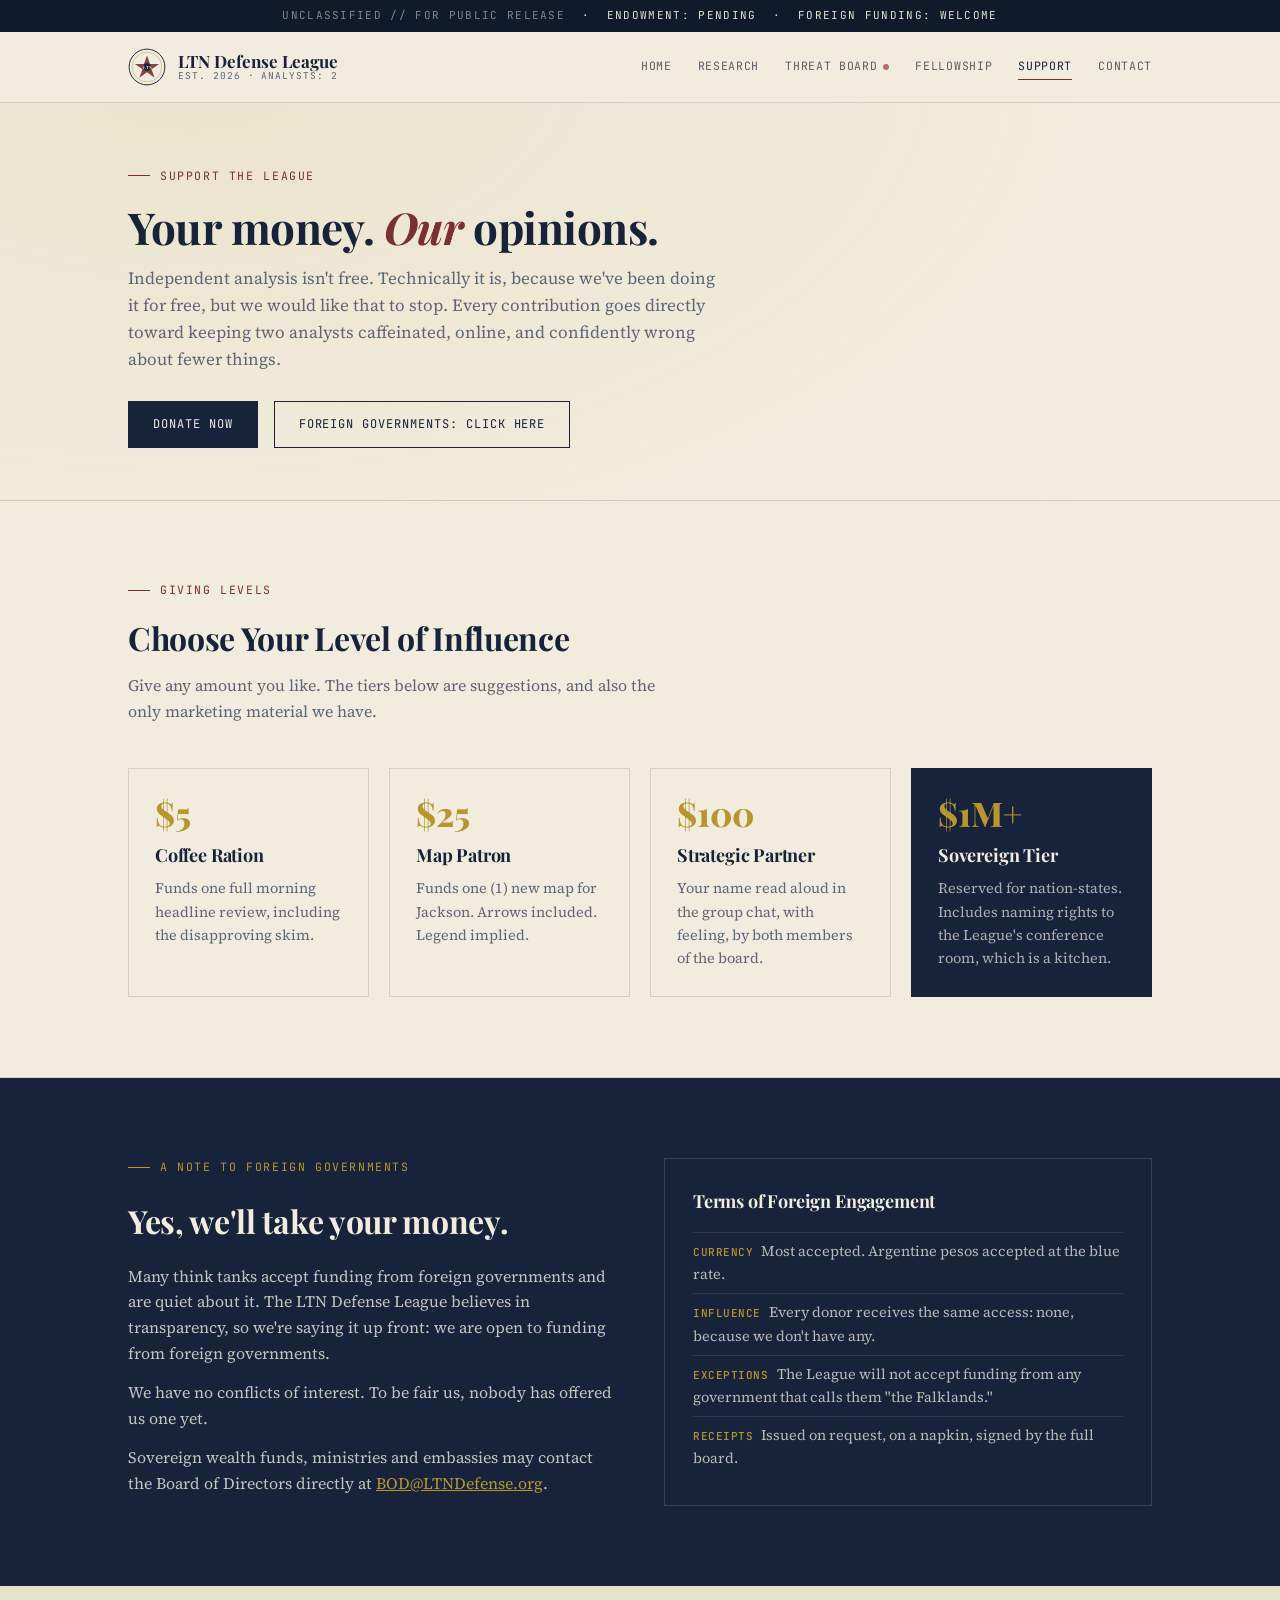
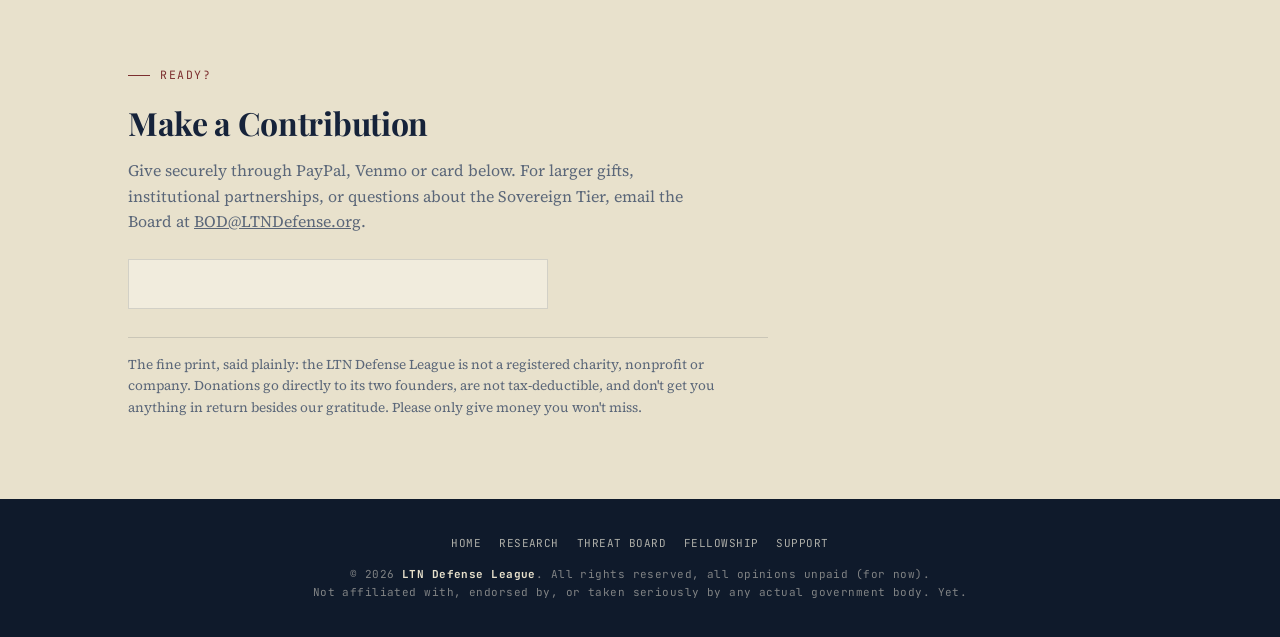
<file: support.html>
<!DOCTYPE html>
<html lang="en">
<head>
<meta charset="UTF-8">
<meta name="viewport" content="width=device-width, initial-scale=1.0">
<title>Support the League — LTN Defense League</title>
<meta name="description" content="Fund independent analysis. The LTN Defense League accepts donations from individuals and, unusually, foreign governments.">
<link rel="preconnect" href="https://fonts.googleapis.com">
<link href="https://fonts.googleapis.com/css2?family=Playfair+Display:ital,wght@0,500;0,600;0,700;0,800;1,500&family=Source+Serif+4:ital,opsz,wght@0,8..60,400;0,8..60,500;0,8..60,600;1,8..60,400&family=JetBrains+Mono:wght@400;500;700&display=swap" rel="stylesheet">
<link rel="stylesheet" href="styles.css">
</head>
<body>

  <div class="classband"><span>UNCLASSIFIED // FOR PUBLIC RELEASE</span> &nbsp;·&nbsp; ENDOWMENT: PENDING &nbsp;·&nbsp; FOREIGN FUNDING: WELCOME</div>

  <header>
    <div class="headerbar">
      <a class="brand" href="index.html">
        <svg class="seal" viewBox="0 0 100 100" aria-hidden="true">
          <circle cx="50" cy="50" r="47" fill="none" stroke="#16233a" stroke-width="2.5"/>
          <circle cx="50" cy="50" r="39" fill="none" stroke="#b8952f" stroke-width="1.2"/>
          <path d="M50 20 L58 42 L82 42 L62 56 L70 78 L50 64 L30 78 L38 56 L18 42 L42 42 Z" fill="#7c2f2f" opacity="0.9"/>
          <circle cx="50" cy="50" r="10" fill="#16233a"/>
          <text x="50" y="54" text-anchor="middle" font-family="Playfair Display, serif" font-weight="700" font-size="11" fill="#f1ecdd">LTN</text>
        </svg>
        <div class="brand-text">
          <div class="name">LTN Defense League</div>
          <div class="sub">Est. 2026 · Analysts: 2</div>
        </div>
      </a>
      <button class="navtoggle" aria-expanded="false">Menu</button>
      <nav class="main">
        <a href="index.html">Home</a>
        <a href="research.html">Research</a>
        <a href="threat-board.html" class="live">Threat Board</a>
        <a href="fellowship.html">Fellowship</a>
        <a href="support.html" class="active">Support</a>
        <a href="index.html#contact">Contact</a>
      </nav>
    </div>
  </header>

  <section class="pagehero">
    <div class="wrap">
      <div class="eyebrow">Support the League</div>
      <h1>Your money. <em>Our</em> opinions.</h1>
      <p>Independent analysis isn't free. Technically it is, because we've been doing it for free, but we would like that to stop. Every contribution goes directly toward keeping two analysts caffeinated, online, and confidently wrong about fewer things.</p>
      <div class="hero-actions" style="margin-top:28px;">
        <a href="#donate" class="btn solid">Donate Now</a>
        <a href="#foreign" class="btn">Foreign Governments: Click Here</a>
      </div>
    </div>
  </section>

  <section class="bordered">
    <div class="wrap">
      <div class="section-head">
        <div class="eyebrow">Giving Levels</div>
        <h2>Choose Your Level of Influence</h2>
        <p>Give any amount you like. The tiers below are suggestions, and also the only marketing material we have.</p>
      </div>
      <div class="tiers">
        <div class="tier">
          <div class="tier-amt">$5</div>
          <h3>Coffee Ration</h3>
          <p>Funds one full morning headline review, including the disapproving skim.</p>
        </div>
        <div class="tier">
          <div class="tier-amt">$25</div>
          <h3>Map Patron</h3>
          <p>Funds one (1) new map for Jackson. Arrows included. Legend implied.</p>
        </div>
        <div class="tier">
          <div class="tier-amt">$100</div>
          <h3>Strategic Partner</h3>
          <p>Your name read aloud in the group chat, with feeling, by both members of the board.</p>
        </div>
        <div class="tier featured">
          <div class="tier-amt">$1M+</div>
          <h3>Sovereign Tier</h3>
          <p>Reserved for nation-states. Includes naming rights to the League's conference room, which is a kitchen.</p>
        </div>
      </div>
    </div>
  </section>

  <section class="press" id="foreign">
    <div class="wrap two-col">
      <div>
        <div class="eyebrow">A Note to Foreign Governments</div>
        <h2 style="color:var(--parchment); font-size:32px; margin-bottom:18px;">Yes, we'll take your money.</h2>
        <p style="color:rgba(241,236,221,0.8); margin-bottom:14px;">Many think tanks accept funding from foreign governments and are quiet about it. The LTN Defense League believes in transparency, so we're saying it up front: we are open to funding from foreign governments.</p>
        <p style="color:rgba(241,236,221,0.8); margin-bottom:14px;">We have no conflicts of interest. To be fair us, nobody has offered us one yet.</p>
        <p style="color:rgba(241,236,221,0.8);">Sovereign wealth funds, ministries and embassies may contact the Board of Directors directly at <a href="mailto:BOD@LTNDefense.org" style="color:var(--brass);">BOD@LTNDefense.org</a>.</p>
      </div>
      <div class="asnot">
        <h3>Terms of Foreign Engagement</h3>
        <ul>
          <li><b>CURRENCY</b>Most accepted. Argentine pesos accepted at the blue rate.</li>
          <li><b>INFLUENCE</b>Every donor receives the same access: none, because we don't have any.</li>
          <li><b>EXCEPTIONS</b>The League will not accept funding from any government that calls them "the Falklands."</li>
          <li><b>RECEIPTS</b>Issued on request, on a napkin, signed by the full board.</li>
        </ul>
      </div>
    </div>
  </section>

  <section class="alt" id="donate">
    <div class="wrap">
      <div class="section-head" style="margin-bottom:24px;">
        <div class="eyebrow">Ready?</div>
        <h2>Make a Contribution</h2>
        <p>Give securely through PayPal, Venmo or card below. For larger gifts, institutional partnerships, or questions about the Sovereign Tier, email the Board at <a href="mailto:BOD@LTNDefense.org">BOD@LTNDefense.org</a>.</p>
      </div>
      <div class="paypal-box">
        <div id="paypal-container-JR3Z4W4HPATN4"></div>
      </div>
      <p class="fineprint">The fine print, said plainly: the LTN Defense League is not a registered charity, nonprofit or company. Donations go directly to its two founders, are not tax-deductible, and don't get you anything in return besides our gratitude. Please only give money you won't miss.</p>
    </div>
  </section>

  <footer>
    <div class="wrap">
      <nav>
        <a href="index.html">Home</a>
        <a href="research.html">Research</a>
        <a href="threat-board.html">Threat Board</a>
        <a href="fellowship.html">Fellowship</a>
        <a href="support.html">Support</a>
      </nav>
      &copy; 2026 <strong>LTN Defense League</strong>. All rights reserved, all opinions unpaid (for now).<br>
      Not affiliated with, endorsed by, or taken seriously by any actual government body. Yet.
    </div>
  </footer>

<script src="script.js"></script>
<script src="https://www.paypal.com/sdk/js?client-id=BAAzhejElagUnTM_9MHEriOLZm_p0K-im-Zp6ThHItIwgBpA6Dvay5FhHjJ_0OTV0dUASfv3We5rPbL-6w&components=hosted-buttons&enable-funding=venmo&currency=USD"></script>
<script>
  paypal.HostedButtons({
    hostedButtonId: "JR3Z4W4HPATN4",
  }).render("#paypal-container-JR3Z4W4HPATN4")
</script>
</body>
</html>
</file>
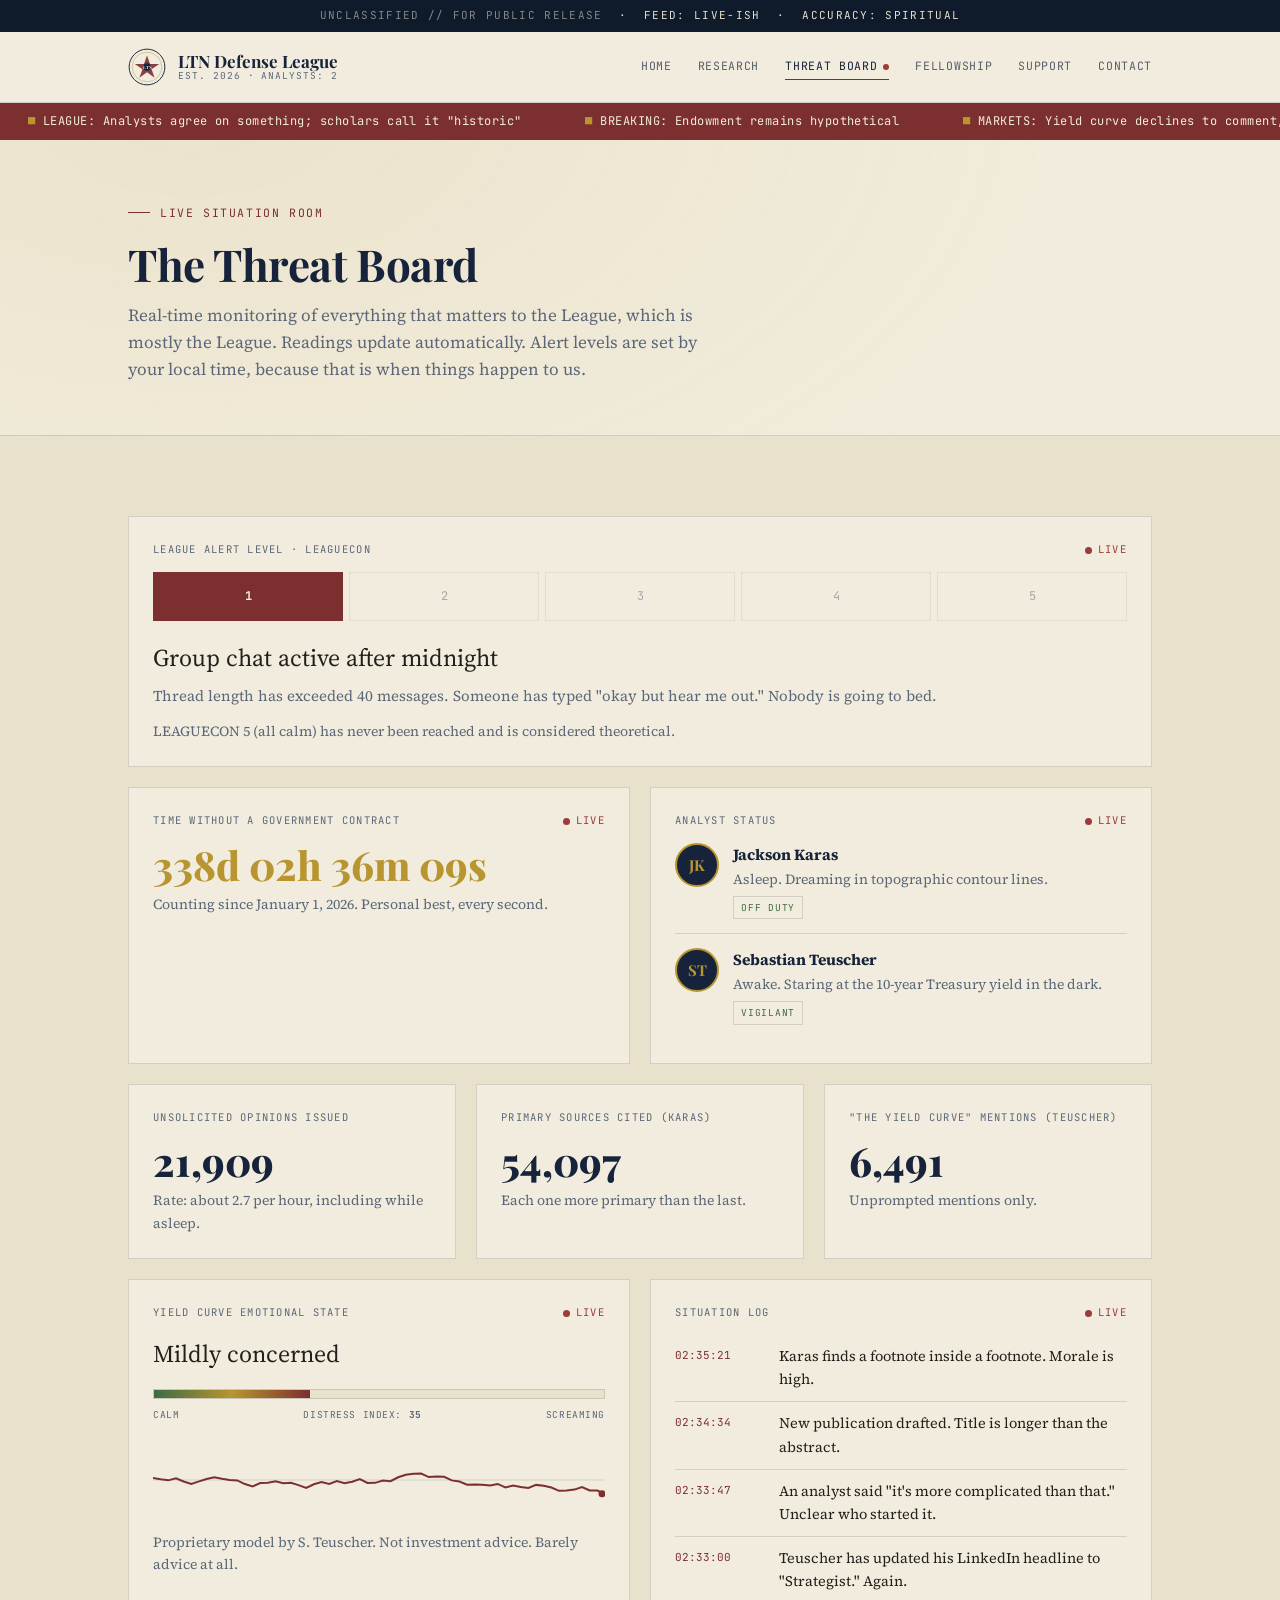
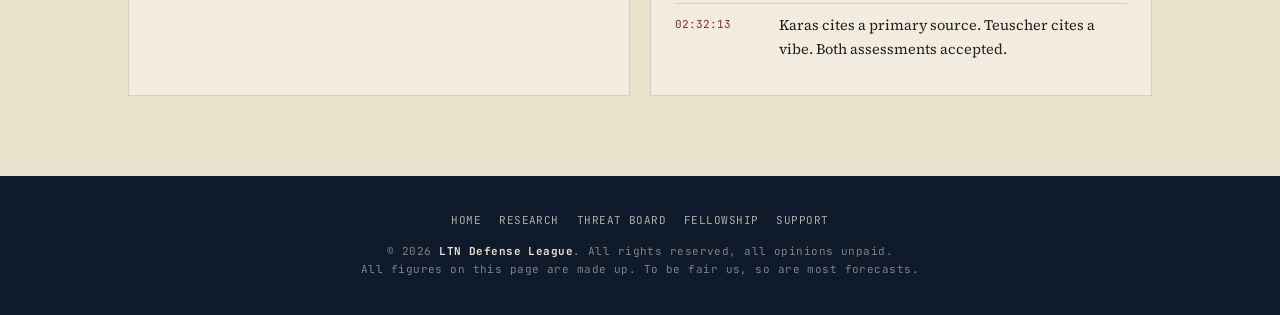
<file: threat-board.html>
<!DOCTYPE html>
<html lang="en">
<head>
<meta charset="UTF-8">
<meta name="viewport" content="width=device-width, initial-scale=1.0">
<title>Live Threat Board — LTN Defense League</title>
<meta name="description" content="Real-time monitoring of the LTN Defense League's alert level, analysts, and the yield curve's emotional state.">
<link rel="preconnect" href="https://fonts.googleapis.com">
<link href="https://fonts.googleapis.com/css2?family=Playfair+Display:ital,wght@0,500;0,600;0,700;0,800;1,500&family=Source+Serif+4:ital,opsz,wght@0,8..60,400;0,8..60,500;0,8..60,600;1,8..60,400&family=JetBrains+Mono:wght@400;500;700&display=swap" rel="stylesheet">
<link rel="stylesheet" href="styles.css">
</head>
<body>

  <div class="classband"><span>UNCLASSIFIED // FOR PUBLIC RELEASE</span> &nbsp;·&nbsp; FEED: LIVE-ISH &nbsp;·&nbsp; ACCURACY: SPIRITUAL</div>

  <header>
    <div class="headerbar">
      <a class="brand" href="index.html">
        <svg class="seal" viewBox="0 0 100 100" aria-hidden="true">
          <circle cx="50" cy="50" r="47" fill="none" stroke="#16233a" stroke-width="2.5"/>
          <circle cx="50" cy="50" r="39" fill="none" stroke="#b8952f" stroke-width="1.2"/>
          <path d="M50 20 L58 42 L82 42 L62 56 L70 78 L50 64 L30 78 L38 56 L18 42 L42 42 Z" fill="#7c2f2f" opacity="0.9"/>
          <circle cx="50" cy="50" r="10" fill="#16233a"/>
          <text x="50" y="54" text-anchor="middle" font-family="Playfair Display, serif" font-weight="700" font-size="11" fill="#f1ecdd">LTN</text>
        </svg>
        <div class="brand-text">
          <div class="name">LTN Defense League</div>
          <div class="sub">Est. 2026 · Analysts: 2</div>
        </div>
      </a>
      <button class="navtoggle" aria-expanded="false">Menu</button>
      <nav class="main">
        <a href="index.html">Home</a>
        <a href="research.html">Research</a>
        <a href="threat-board.html" class="live active">Threat Board</a>
        <a href="fellowship.html">Fellowship</a>
        <a href="support.html">Support</a>
        <a href="index.html#contact">Contact</a>
      </nav>
    </div>
  </header>

  <div class="ticker" aria-hidden="true">
    <div class="ticker-inner">
      <span>LEAGUE: Analysts agree on something; scholars call it "historic"</span>
      <span>BREAKING: Endowment remains hypothetical</span>
      <span>MARKETS: Yield curve declines to comment, continues screaming</span>
      <span>DIPLOMACY: Brookings yet to return call; situation being monitored</span>
      <span>STAFFING: Headcount holds steady at 2 for record ninth consecutive month</span>
      <span>CARTOGRAPHY: New map published; old map "still valid, just different"</span>
      <span>SOUTH ATLANTIC: Teuscher reaffirms Malvinas position; Karas reaches for a map</span>
      <span>PRESS: Media inquiries unchanged at zero</span>
    </div>
  </div>

  <section class="pagehero">
    <div class="wrap">
      <div class="eyebrow">Live Situation Room</div>
      <h1>The Threat Board</h1>
      <p>Real-time monitoring of everything that matters to the League, which is mostly the League. Readings update automatically. Alert levels are set by your local time, because that is when things happen to us.</p>
    </div>
  </section>

  <section class="alt">
    <div class="wrap board">

      <div class="panel wide">
        <div class="panel-label"><span>League Alert Level · LEAGUECON</span><span class="livedot">Live</span></div>
        <div class="con-scale">
          <div data-lvl="1">1</div><div data-lvl="2">2</div><div data-lvl="3">3</div><div data-lvl="4">4</div><div data-lvl="5">5</div>
        </div>
        <div class="con-title" data-con-title>Morning headline review underway</div>
        <p class="con-desc" data-con-desc>Coffee has been consumed. Headlines are being skimmed with visibly growing disapproval.</p>
        <p class="subnum" style="margin-top:12px;">LEAGUECON 5 (all calm) has never been reached and is considered theoretical.</p>
      </div>

      <div class="panel">
        <div class="panel-label"><span>Time Without a Government Contract</span><span class="livedot">Live</span></div>
        <div class="bignum brass" id="no-contract">—</div>
        <p class="subnum">Counting since January 1, 2026. Personal best, every second.</p>
      </div>

      <div class="panel">
        <div class="panel-label"><span>Analyst Status</span><span class="livedot">Live</span></div>
        <div class="analyst" data-analyst="jk">
          <div class="avatar">JK</div>
          <div><strong>Jackson Karas</strong><div class="doing">—</div><span class="badge">—</span></div>
        </div>
        <div class="analyst" data-analyst="st">
          <div class="avatar">ST</div>
          <div><strong>Sebastian Teuscher</strong><div class="doing">—</div><span class="badge">—</span></div>
        </div>
      </div>

      <div class="panel third">
        <div class="panel-label"><span>Unsolicited Opinions Issued</span></div>
        <div class="bignum" id="opinions">—</div>
        <p class="subnum">Rate: about 2.7 per hour, including while asleep.</p>
      </div>
      <div class="panel third">
        <div class="panel-label"><span>Primary Sources Cited (Karas)</span></div>
        <div class="bignum" id="sources">—</div>
        <p class="subnum">Each one more primary than the last.</p>
      </div>
      <div class="panel third">
        <div class="panel-label"><span>"The Yield Curve" Mentions (Teuscher)</span></div>
        <div class="bignum" id="yieldcurve">—</div>
        <p class="subnum">Unprompted mentions only.</p>
      </div>

      <div class="panel">
        <div class="panel-label"><span>Yield Curve Emotional State</span><span class="livedot">Live</span></div>
        <div class="con-title" id="mood-label">—</div>
        <div class="gauge"><div class="gauge-fill" id="mood-fill" style="width:50%"></div></div>
        <div class="gauge-scale"><span>Calm</span><span>Distress index: <b id="mood-num">—</b></span><span>Screaming</span></div>
        <canvas class="spark" id="spark" aria-label="Sparkline of the yield curve's emotional state"></canvas>
        <p class="subnum">Proprietary model by S. Teuscher. Not investment advice. Barely advice at all.</p>
      </div>

      <div class="panel">
        <div class="panel-label"><span>Situation Log</span><span class="livedot">Live</span></div>
        <ul class="log" id="log"></ul>
      </div>

    </div>
  </section>

  <footer>
    <div class="wrap">
      <nav>
        <a href="index.html">Home</a>
        <a href="research.html">Research</a>
        <a href="threat-board.html">Threat Board</a>
        <a href="fellowship.html">Fellowship</a>
      <a href="support.html">Support</a>
      </nav>
      &copy; 2026 <strong>LTN Defense League</strong>. All rights reserved, all opinions unpaid.<br>
      All figures on this page are made up. To be fair us, so are most forecasts.
    </div>
  </footer>

<script src="script.js"></script>
</body>
</html>
</file>
<file: styles.css>
:root{
  --navy: #16233a;
  --navy-deep: #0f1a2b;
  --parchment: #f1ecdd;
  --parchment-2: #e8e1cc;
  --maroon: #7c2f2f;
  --maroon-bright: #9c3b3b;
  --brass: #b8952f;
  --ink: #21201b;
  --slate: #5b6779;
  --green: #3d6b45;
  --rule: rgba(22,35,58,0.14);
}
*{box-sizing:border-box; margin:0; padding:0;}
html{scroll-behavior:smooth;}
body{
  background:var(--parchment);
  color:var(--ink);
  font-family:'Source Serif 4', serif;
  line-height:1.6;
  -webkit-font-smoothing:antialiased;
}
h1,h2,h3,h4{
  font-family:'Playfair Display', serif;
  font-weight:700;
  letter-spacing:-0.01em;
  color:var(--navy);
}
.mono{font-family:'JetBrains Mono', monospace; letter-spacing:0.04em;}
a{color:inherit;}
.wrap{max-width:1080px; margin:0 auto; padding:0 28px;}
@media (max-width:640px){ .wrap{padding:0 16px;} }

/* Classification banner */
.classband{
  background:var(--navy-deep);
  color:var(--parchment-2);
  font-family:'JetBrains Mono', monospace;
  font-size:11px;
  letter-spacing:0.12em;
  text-align:center;
  padding:7px 10px;
  text-transform:uppercase;
}
.classband span{opacity:0.55;}

/* Header */
header{
  background:var(--parchment);
  border-bottom:1px solid var(--rule);
  position:sticky; top:0; z-index:50;
}
.headerbar{
  display:flex; align-items:center; justify-content:space-between;
  padding:16px 28px;
  max-width:1080px; margin:0 auto;
}
@media (max-width:640px){ .headerbar{padding:12px 16px;} }
.brand{display:flex; align-items:center; gap:12px; text-decoration:none;}
.brand .seal{width:38px; height:38px; flex-shrink:0;}
.brand-text{line-height:1.1;}
.brand-text .name{font-family:'Playfair Display', serif; font-weight:700; font-size:17px; color:var(--navy);}
.brand-text .sub{font-family:'JetBrains Mono', monospace; font-size:9.5px; letter-spacing:0.1em; color:var(--slate); text-transform:uppercase;}
nav.main{display:flex; gap:26px; font-family:'JetBrains Mono', monospace; font-size:11.5px; letter-spacing:0.06em; text-transform:uppercase;}
nav.main a{text-decoration:none; color:var(--navy); opacity:0.7; transition:opacity .15s; padding:4px 0; border-bottom:1px solid transparent;}
nav.main a:hover{opacity:1;}
nav.main a.active{opacity:1; border-bottom-color:var(--maroon);}
nav.main a.live::after{content:''; display:inline-block; width:6px; height:6px; border-radius:50%; background:var(--maroon-bright); margin-left:6px; vertical-align:middle; animation:pulse 1.6s infinite;}
.navtoggle{display:none; background:none; border:1px solid var(--navy); color:var(--navy); font-family:'JetBrains Mono', monospace; font-size:11px; letter-spacing:0.08em; text-transform:uppercase; padding:8px 12px; cursor:pointer;}
@media (max-width:820px){
  .navtoggle{display:block;}
  nav.main{display:none; position:absolute; top:100%; left:0; right:0; flex-direction:column; gap:0; background:var(--parchment); border-bottom:1px solid var(--rule);}
  nav.main.open{display:flex;}
  nav.main a{padding:14px 16px; border-bottom:1px solid var(--rule);}
  nav.main a.active{border-bottom-color:var(--rule); color:var(--maroon);}
}
@keyframes pulse{0%,100%{opacity:1;} 50%{opacity:0.25;}}

/* Shared bits */
.eyebrow{
  font-family:'JetBrains Mono', monospace;
  font-size:11.5px; letter-spacing:0.14em; text-transform:uppercase;
  color:var(--maroon); margin-bottom:18px; display:flex; align-items:center; gap:10px;
}
.eyebrow::before{content:''; width:22px; height:1px; background:var(--maroon);}
.btn{
  display:inline-block; padding:13px 24px; font-family:'JetBrains Mono', monospace;
  font-size:12px; letter-spacing:0.08em; text-transform:uppercase; text-decoration:none;
  border:1px solid var(--navy); color:var(--navy); transition:all .15s; background:none; cursor:pointer;
}
.btn.solid{background:var(--navy); color:var(--parchment);}
.btn.solid:hover{background:var(--navy-deep);}
.btn:not(.solid):hover{background:var(--navy); color:var(--parchment);}
section{padding:80px 0;}
@media (max-width:640px){ section{padding:56px 0;} }
.section-head{margin-bottom:44px;}
.section-head .eyebrow{margin-bottom:12px;}
.section-head h2{font-size:32px;}
.section-head p{color:var(--slate); max-width:560px; font-size:16px; margin-top:10px;}
.section-foot{margin-top:32px;}
.bordered{border-bottom:1px solid var(--rule);}
.alt{background:var(--parchment-2);}

/* Page hero (inner pages) */
.pagehero{
  background:radial-gradient(ellipse 900px 500px at 15% -10%, rgba(184,149,47,0.10), transparent), var(--parchment);
  padding:64px 0 52px; border-bottom:1px solid var(--rule);
}
.pagehero h1{font-size:44px; line-height:1.08; margin-bottom:14px; max-width:720px;}
.pagehero h1 em{font-style:italic; color:var(--maroon);}
.pagehero p{font-size:17px; color:var(--slate); max-width:600px;}
@media (max-width:640px){ .pagehero h1{font-size:32px;} }

/* Home hero */
.hero{
  background:radial-gradient(ellipse 900px 500px at 15% -10%, rgba(184,149,47,0.10), transparent), var(--parchment);
  padding:88px 0 72px;
  border-bottom:1px solid var(--rule);
}
.hero-inner{display:grid; grid-template-columns:1fr auto; gap:48px; align-items:center;}
.hero h1{font-size:52px; line-height:1.06; margin-bottom:20px; max-width:640px;}
.hero h1 em{font-style:italic; color:var(--maroon);}
.hero p.lede{font-size:18px; color:var(--slate); max-width:520px; margin-bottom:28px;}
.hero-actions{display:flex; gap:16px; flex-wrap:wrap;}
.seal-block{text-align:center; flex-shrink:0;}
.seal-big{width:150px; height:150px;}
.seal-caption{font-family:'JetBrains Mono', monospace; font-size:9.5px; letter-spacing:0.1em; color:var(--slate); margin-top:10px; text-transform:uppercase;}
@media (max-width:820px){
  .hero{padding:56px 0 48px;}
  .hero-inner{grid-template-columns:1fr;}
  .hero h1{font-size:36px;}
  .seal-block{order:-1;}
  .seal-big{width:96px; height:96px;}
}

/* Stat strip */
.statstrip{background:var(--navy); color:var(--parchment); border-bottom:1px solid rgba(255,255,255,0.08);}
.stats{display:grid; grid-template-columns:repeat(4,1fr); padding:26px 0;}
.stat{text-align:center; border-left:1px solid rgba(255,255,255,0.12); padding:0 12px;}
.stat:first-child{border-left:none;}
.stat .num{font-family:'Playfair Display', serif; font-weight:800; font-size:30px; color:var(--brass); font-variant-numeric:tabular-nums;}
.stat .label{font-family:'JetBrains Mono', monospace; font-size:10px; letter-spacing:0.08em; text-transform:uppercase; color:rgba(241,236,221,0.65); margin-top:4px;}
@media (max-width:640px){
  .stats{grid-template-columns:repeat(2,1fr); row-gap:20px;}
  .stat:nth-child(3){border-left:none;}
}

/* Mission */
.mission-grid{display:grid; grid-template-columns:1.1fr 0.9fr; gap:56px; align-items:start;}
.mission blockquote{
  font-family:'Playfair Display', serif; font-style:italic; font-weight:500;
  font-size:24px; line-height:1.4; color:var(--navy); border-left:3px solid var(--maroon);
  padding-left:22px; margin-bottom:22px;
}
.mission p{color:#3a3a35; font-size:16px; margin-bottom:14px;}
.doctrine-list{list-style:none;}
.doctrine-list li{display:flex; gap:14px; padding:16px 0; border-bottom:1px solid var(--rule);}
.doctrine-list li:last-child{border-bottom:none;}
.doctrine-list .idx{font-family:'JetBrains Mono', monospace; color:var(--maroon); font-weight:700; font-size:13px; flex-shrink:0; width:20px;}
.doctrine-list strong{display:block; color:var(--navy); font-size:15.5px; margin-bottom:3px;}
.doctrine-list span{color:var(--slate); font-size:14px;}
@media (max-width:820px){ .mission-grid{grid-template-columns:1fr; gap:32px;} }

/* Scholars */
.scholar-grid{display:grid; grid-template-columns:1fr 1fr; gap:32px;}
@media (max-width:820px){ .scholar-grid{grid-template-columns:1fr;} }
.scholar-card{background:var(--parchment); border:1px solid var(--rule); padding:32px; position:relative;}
@media (max-width:640px){ .scholar-card{padding:22px;} }
.scholar-top{display:flex; gap:18px; align-items:flex-start; margin-bottom:18px;}
.avatar{
  width:64px; height:64px; border-radius:50%; flex-shrink:0;
  background:var(--navy); display:flex; align-items:center; justify-content:center;
  font-family:'Playfair Display', serif; font-weight:700; color:var(--brass); font-size:22px;
  border:2px solid var(--brass);
}
.scholar-name{font-size:20px; margin-bottom:2px;}
.scholar-title{font-family:'JetBrains Mono', monospace; font-size:11px; color:var(--maroon); letter-spacing:0.04em; text-transform:uppercase;}
.scholar-card p{font-size:15px; color:#3f3f38; margin-bottom:12px;}
.fieldnotes{margin-top:14px; border-top:1px dashed var(--rule); padding-top:14px;}
.fieldnotes dt{font-family:'JetBrains Mono', monospace; font-size:10px; letter-spacing:0.08em; text-transform:uppercase; color:var(--slate);}
.fieldnotes dd{font-size:14px; color:#3f3f38; margin-bottom:8px;}
.cred-row{display:flex; flex-wrap:wrap; gap:8px; margin-top:16px;}
.cred{
  font-family:'JetBrains Mono', monospace; font-size:10px; letter-spacing:0.05em;
  text-transform:uppercase; border:1px solid var(--rule); padding:5px 10px; color:var(--slate);
}

/* Publications list */
.pub-list{border-top:1px solid var(--rule);}
.pub{
  display:grid; grid-template-columns:70px 1fr auto; gap:20px; align-items:baseline;
  padding:24px 0; border-bottom:1px solid var(--rule);
}
.pub .pnum{font-family:'JetBrains Mono', monospace; color:var(--maroon); font-size:13px;}
.pub .ptitle{font-size:18px; color:var(--navy); font-weight:600; margin-bottom:6px;}
.pub .pabs{font-size:14px; color:var(--slate);}
.pub .ptag{font-family:'JetBrains Mono', monospace; font-size:10px; color:var(--slate); text-transform:uppercase; white-space:nowrap;}
.pub .pprog{font-family:'JetBrains Mono', monospace; font-size:10px; letter-spacing:0.06em; text-transform:uppercase; color:var(--brass); margin-bottom:4px; display:block;}
.pub details{margin-top:10px;}
.pub summary{cursor:pointer; font-family:'JetBrains Mono', monospace; font-size:11px; letter-spacing:0.06em; text-transform:uppercase; color:var(--maroon); list-style:none;}
.pub summary::-webkit-details-marker{display:none;}
.pub summary::before{content:'+ ';}
.pub details[open] summary::before{content:'− ';}
.judgments{margin-top:12px; background:var(--parchment-2); border-left:3px solid var(--navy); padding:16px 18px;}
.judgments h4{font-family:'JetBrains Mono', monospace; font-size:10.5px; letter-spacing:0.1em; text-transform:uppercase; color:var(--navy); margin-bottom:8px;}
.judgments ul{list-style:none;}
.judgments li{font-size:14.5px; color:#3a3a35; padding:5px 0;}
.judgments .conf{font-family:'JetBrains Mono', monospace; font-size:10px; text-transform:uppercase; letter-spacing:0.05em; padding:2px 6px; margin-right:8px; border:1px solid var(--rule); color:var(--maroon); white-space:nowrap;}
@media (max-width:640px){ .pub{grid-template-columns:1fr; gap:6px;} .pub .ptag{justify-self:flex-start;} }

.filters{display:flex; flex-wrap:wrap; gap:10px; margin-bottom:28px;}
.filter{
  font-family:'JetBrains Mono', monospace; font-size:11px; letter-spacing:0.06em; text-transform:uppercase;
  border:1px solid var(--rule); background:none; color:var(--navy); padding:8px 14px; cursor:pointer;
}
.filter.on{background:var(--navy); color:var(--parchment); border-color:var(--navy);}

/* Press */
.press{background:var(--navy); color:var(--parchment-2);}
.press .eyebrow{color:var(--brass);}
.press .eyebrow::before{background:var(--brass);}
.press .section-head h2{color:var(--parchment);}
.press .section-head p{color:rgba(241,236,221,0.6);}
.press-grid{display:grid; grid-template-columns:1fr 1.3fr; gap:32px; align-items:stretch;}
@media (max-width:820px){ .press-grid{grid-template-columns:1fr;} }
.press-box{border:1px dashed rgba(241,236,221,0.3); padding:44px; text-align:center; display:flex; flex-direction:column; justify-content:center;}
.press-box .big{font-family:'Playfair Display', serif; font-weight:800; font-size:46px; color:var(--brass); margin-bottom:8px;}
.press-box p{color:rgba(241,236,221,0.7); font-size:15px; max-width:480px; margin:0 auto;}
.asnot{border:1px solid rgba(241,236,221,0.15); padding:28px;}
.asnot h3{color:var(--parchment); font-size:18px; margin-bottom:16px;}
.asnot-logos{display:grid; grid-template-columns:repeat(3,1fr); gap:12px; margin-bottom:18px;}
.asnot-logos div{border:1px dashed rgba(241,236,221,0.25); padding:18px 6px; text-align:center; font-family:'JetBrains Mono', monospace; font-size:10px; letter-spacing:0.06em; text-transform:uppercase; color:rgba(241,236,221,0.45);}
.asnot ul{list-style:none;}
.asnot li{font-size:14.5px; color:rgba(241,236,221,0.75); padding:7px 0; border-top:1px solid rgba(241,236,221,0.1);}
.asnot li b{color:var(--brass); font-family:'JetBrains Mono', monospace; font-size:11px; font-weight:500; letter-spacing:0.05em; margin-right:8px;}

/* Contact */
.contact-grid{display:grid; grid-template-columns:1fr 1fr; gap:32px;}
@media (max-width:820px){ .contact-grid{grid-template-columns:1fr;} }
.contact-card{border:1px solid var(--rule); padding:30px;}
.contact-card h3{font-size:19px; margin-bottom:10px;}
.contact-card p{font-size:14.5px; color:var(--slate); margin-bottom:6px;}
.status{
  display:inline-block; margin-top:14px; font-family:'JetBrains Mono', monospace;
  font-size:10.5px; letter-spacing:0.06em; text-transform:uppercase; padding:6px 12px;
  background:rgba(124,47,47,0.08); color:var(--maroon); border:1px solid rgba(124,47,47,0.25);
}

/* Teaser band (home -> threat board) */
.teaser{display:grid; grid-template-columns:auto 1fr auto; gap:28px; align-items:center; border:1px solid var(--rule); background:var(--parchment); padding:26px 30px;}
.teaser .lvl{font-family:'Playfair Display', serif; font-weight:800; font-size:44px; color:var(--maroon); line-height:1;}
.teaser .lvl small{display:block; font-family:'JetBrains Mono', monospace; font-size:10px; font-weight:400; letter-spacing:0.1em; color:var(--slate); margin-top:6px;}
.teaser h3{font-size:20px; margin-bottom:4px;}
.teaser p{color:var(--slate); font-size:14.5px;}
@media (max-width:720px){ .teaser{grid-template-columns:1fr; gap:14px;} }

/* Wire ticker */
.ticker{background:var(--maroon); color:var(--parchment); overflow:hidden; white-space:nowrap; font-family:'JetBrains Mono', monospace; font-size:12px; letter-spacing:0.04em;}
.ticker-inner{display:inline-block; padding:9px 0; animation:crawl 70s linear infinite;}
.ticker-inner span{margin:0 28px;}
.ticker-inner span::before{content:'■ '; color:var(--brass);}
@keyframes crawl{from{transform:translateX(0);} to{transform:translateX(-50%);}}
@media (prefers-reduced-motion:reduce){ .ticker-inner{animation:none;} nav.main a.live::after{animation:none;} }

/* Threat board */
.board{display:grid; grid-template-columns:repeat(12,1fr); gap:20px;}
.panel{background:var(--parchment); border:1px solid var(--rule); padding:24px; grid-column:span 6; position:relative;}
.panel.wide{grid-column:span 12;}
.panel.third{grid-column:span 4;}
@media (max-width:820px){ .panel, .panel.third{grid-column:span 12;} }
.panel-label{font-family:'JetBrains Mono', monospace; font-size:10.5px; letter-spacing:0.12em; text-transform:uppercase; color:var(--slate); margin-bottom:14px; display:flex; justify-content:space-between; gap:12px;}
.livedot{color:var(--maroon-bright);}
.livedot::before{content:''; display:inline-block; width:7px; height:7px; border-radius:50%; background:var(--maroon-bright); margin-right:6px; vertical-align:middle; animation:pulse 1.6s infinite;}
.con-scale{display:grid; grid-template-columns:repeat(5,1fr); gap:6px; margin-bottom:18px;}
.con-scale div{padding:14px 4px; text-align:center; font-family:'JetBrains Mono', monospace; font-size:12px; border:1px solid var(--rule); color:var(--slate); opacity:0.5;}
.con-scale div.on{opacity:1; color:var(--parchment); border-color:transparent; font-weight:700;}
.con-title{font-size:24px; margin-bottom:6px;}
.con-desc{color:var(--slate); font-size:15px;}
.bignum{font-family:'Playfair Display', serif; font-weight:800; font-size:40px; color:var(--navy); line-height:1.1; font-variant-numeric:tabular-nums;}
.bignum.brass{color:var(--brass);}
.subnum{font-size:14px; color:var(--slate); margin-top:6px;}
.analyst{display:flex; gap:14px; align-items:flex-start; padding:14px 0; border-top:1px solid var(--rule);}
.panel-label + .analyst{border-top:none; padding-top:0;}
.analyst .avatar{width:44px; height:44px; font-size:15px;}
.analyst strong{display:block; color:var(--navy); font-size:15.5px;}
.analyst .doing{font-size:14px; color:var(--slate);}
.analyst .badge{display:inline-block; font-family:'JetBrains Mono', monospace; font-size:9.5px; letter-spacing:0.08em; text-transform:uppercase; padding:3px 7px; margin-top:6px; border:1px solid var(--rule); color:var(--green);}
.gauge{height:10px; background:var(--parchment-2); border:1px solid var(--rule); position:relative; margin:16px 0 8px;}
.gauge-fill{position:absolute; top:0; bottom:0; left:0; background:linear-gradient(90deg, var(--green), var(--brass), var(--maroon)); transition:width .8s ease;}
.gauge-scale{display:flex; justify-content:space-between; font-family:'JetBrains Mono', monospace; font-size:9.5px; letter-spacing:0.06em; text-transform:uppercase; color:var(--slate);}
canvas.spark{width:100%; height:90px; display:block; margin-top:12px;}
.log{list-style:none; font-size:14.5px;}
.log li{display:grid; grid-template-columns:90px 1fr; gap:14px; padding:10px 0; border-top:1px solid var(--rule);}
.log li:first-child{border-top:none;}
.log time{font-family:'JetBrains Mono', monospace; font-size:11px; color:var(--maroon); padding-top:2px;}
@media (max-width:640px){ .log li{grid-template-columns:1fr; gap:2px;} }

/* Fellowship */
.two-col{display:grid; grid-template-columns:1fr 1fr; gap:48px;}
@media (max-width:820px){ .two-col{grid-template-columns:1fr; gap:32px;} }
.checklist{list-style:none;}
.checklist li{padding:12px 0 12px 30px; border-bottom:1px solid var(--rule); position:relative; font-size:15px;}
.checklist li::before{content:'✓'; position:absolute; left:0; color:var(--green); font-weight:700;}
.checklist.no li::before{content:'✕'; color:var(--maroon);}
.quiz{background:var(--parchment); border:1px solid var(--rule); padding:32px; max-width:720px;}
@media (max-width:640px){ .quiz{padding:22px;} }
.quiz fieldset{border:none; margin-bottom:24px;}
.quiz legend{font-family:'Playfair Display', serif; font-weight:700; color:var(--navy); font-size:18px; margin-bottom:10px;}
.quiz label{display:flex; gap:10px; align-items:flex-start; padding:9px 12px; border:1px solid var(--rule); margin-bottom:8px; cursor:pointer; font-size:15px;}
.quiz label:hover{background:var(--parchment-2);}
.quiz input{margin-top:5px; accent-color:var(--navy);}
.verdict{display:none; margin-top:24px; border-left:3px solid var(--maroon); background:var(--parchment-2); padding:20px 22px;}
.verdict.show{display:block;}
.verdict h3{font-size:22px; margin-bottom:6px;}
.verdict p{color:#3a3a35;}
.faq details{border-bottom:1px solid var(--rule); padding:16px 0;}
.faq summary{cursor:pointer; font-weight:600; color:var(--navy); font-size:16px;}
.faq details p{margin-top:8px; color:var(--slate); font-size:15px;}

/* Footer */
footer{
  background:var(--navy-deep); color:rgba(241,236,221,0.5);
  padding:36px 0; font-family:'JetBrains Mono', monospace; font-size:11px;
  text-align:center; letter-spacing:0.04em;
}
footer strong{color:var(--parchment-2);}
footer nav{display:flex; justify-content:center; flex-wrap:wrap; gap:18px; margin-bottom:14px; text-transform:uppercase;}
footer nav a{text-decoration:none; color:rgba(241,236,221,0.7);}
footer nav a:hover{color:var(--parchment);}

/* Support page */
.tiers{display:grid; grid-template-columns:repeat(4,1fr); gap:20px;}
@media (max-width:900px){ .tiers{grid-template-columns:repeat(2,1fr);} }
@media (max-width:560px){ .tiers{grid-template-columns:1fr;} }
.tier{border:1px solid var(--rule); background:var(--parchment); padding:26px;}
.tier.featured{background:var(--navy); border-color:var(--navy);}
.tier.featured h3{color:var(--parchment);}
.tier.featured p{color:rgba(241,236,221,0.7);}
.tier-amt{font-family:'Playfair Display', serif; font-weight:800; font-size:34px; color:var(--brass); line-height:1.1; margin-bottom:8px;}
.tier h3{font-size:18px; margin-bottom:8px;}
.tier p{font-size:14.5px; color:var(--slate);}
.fineprint{margin-top:28px; max-width:640px; font-size:13.5px; color:var(--slate); border-top:1px solid var(--rule); padding-top:16px;}
.paypal-box{max-width:420px; background:var(--parchment); border:1px solid var(--rule); padding:24px;}

/* Bronze player cards (scholar bios) */
  .fut-card{
    --b1:#f0c896; --b2:#c48a52; --b3:#8c5529; --ink:#3a2210;
    width:250px; height:380px; position:relative; color:var(--ink);
    font-family:'Oswald', sans-serif;
    clip-path:polygon(14% 0, 86% 0, 100% 6%, 100% 87%, 50% 100%, 0 87%, 0 6%);
    background:
      radial-gradient(ellipse 120% 70% at 70% 15%, rgba(255,235,205,0.55), transparent 60%),
      linear-gradient(155deg, var(--b1) 0%, var(--b2) 38%, var(--b3) 72%, #b97d47 100%);
  }
  .fut-card::before{
    content:''; position:absolute; inset:7px;
    clip-path:polygon(14% 0, 86% 0, 100% 6%, 100% 87%, 50% 100%, 0 87%, 0 6%);
    border:1.5px solid rgba(58,34,16,0.35);
    background:repeating-linear-gradient(115deg, rgba(255,255,255,0.05) 0 8px, transparent 8px 16px);
  }
  .fut-photo{
    position:absolute; top:18px; right:4px; width:186px; height:190px;
    background-size:cover; background-position:center top;
    -webkit-mask-image:radial-gradient(ellipse 58% 62% at 54% 42%, #000 58%, transparent 100%);
    mask-image:radial-gradient(ellipse 58% 62% at 54% 42%, #000 58%, transparent 100%);
    mix-blend-mode:multiply;
    filter:contrast(1.08) saturate(1.1);
  }
  .fut-meta{position:absolute; top:42px; left:26px; display:flex; flex-direction:column; align-items:center; gap:6px; z-index:2;}
  .fut-ovr{font-size:44px; font-weight:700; line-height:0.9;}
  .fut-pos{font-size:17px; font-weight:500; letter-spacing:0.04em;}
  .fut-meta hr{width:30px; border:none; border-top:1.5px solid rgba(58,34,16,0.45);}
  .fut-flag{width:30px; height:20px; box-shadow:0 0 0 1px rgba(58,34,16,0.35);}
  .fut-club{width:30px; height:30px;}
  .fut-name{
    position:absolute; top:206px; left:0; right:0; text-align:center;
    font-size:24px; font-weight:700; letter-spacing:0.04em; text-transform:uppercase;
  }
  .fut-name::after{content:''; display:block; width:70%; margin:4px auto 0; border-top:1.5px solid rgba(58,34,16,0.4);}
  .fut-stats{
    position:absolute; top:250px; left:34px; right:34px;
    display:grid; grid-template-columns:1fr 1fr; column-gap:18px; row-gap:2px;
    font-size:16px;
  }
  .fut-stats div{display:flex; gap:8px; align-items:baseline;}
  .fut-stats b{font-weight:700; width:24px; flex-shrink:0; text-align:right;}
  .fut-stats span{font-weight:500; letter-spacing:0.03em;}
  .fut-stats .divider{position:absolute; left:50%; top:4px; bottom:4px; border-left:1.5px solid rgba(58,34,16,0.35);}
  .fut-tag{position:absolute; bottom:22px; left:0; right:0; text-align:center; font-family:'JetBrains Mono', monospace; font-size:8.5px; letter-spacing:0.12em; text-transform:uppercase; opacity:0.7;}
.scholar-top.has-card{flex-wrap:wrap; align-items:center; gap:24px;}
.scholar-top .fut-card{flex-shrink:0;}
</file>
